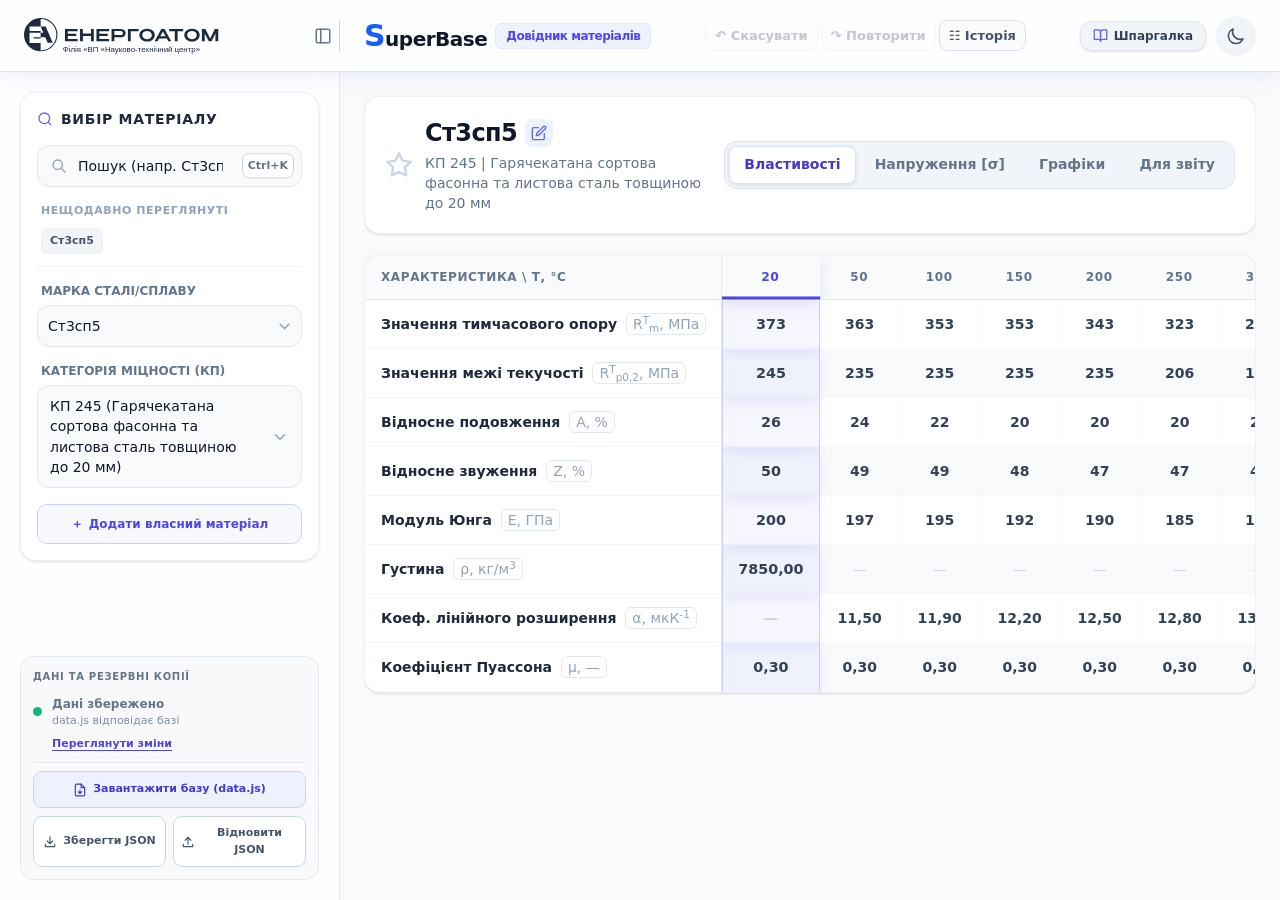
<file: index.html>
<!DOCTYPE html>
<html lang="uk">
<head>
    <meta charset="UTF-8">
    <meta name="viewport" content="width=device-width, initial-scale=1.0">
    <title>SuperBase | Довідник матеріалів</title>
    <link rel="icon" type="image/png" href="favicon.png">
    <link class="apple-touch-icon" rel="apple-touch-icon" href="favicon.png">
    <link rel="manifest" href="manifest.json">
    
    <!-- Скрипт для уникнення білого спалаху (FOUC) при темній темі -->
    <script>
        if (localStorage.theme === 'dark' || (!('theme' in localStorage) && window.matchMedia('(prefers-color-scheme: dark)').matches)) {
            document.documentElement.classList.add('dark');
        } else {
            document.documentElement.classList.remove('dark');
        }
    </script>

    <!-- Системний шрифт: без зовнішніх запитів до Google Fonts -->
    
    <link rel="stylesheet" href="assets/tailwind-local.css">
    <script src="assets/superbase-chart.js"></script>
    
    <!-- Підключаємо зовнішню базу даних (якщо є) -->
    <script src="data.js"></script>


    <link rel="stylesheet" href="styles.css?v=20261110-ui-consistency-1">
</head>
<body class="text-slate-800 dark:text-slate-200 h-screen flex flex-col overflow-hidden antialiased relative">

    <div id="toastContainer" class="fixed bottom-6 right-6 z-[100] flex flex-col gap-3 pointer-events-none"></div>

    <header class="glass-panel brand-glow border-b border-slate-200 dark:border-dark-border z-40 flex items-center shrink-0 transition-colors h-[72px]">
        
        <!-- Ліва частина (логотип) - ширина збігається з боковим меню -->
        <div class="w-auto md:w-[340px] shrink-0 h-full flex items-center md:justify-center relative pl-5 pr-4 md:pl-6 md:pr-0">
            <svg viewBox="0 0 221 39" class="h-8 md:h-9 w-auto" xmlns="http://www.w3.org/2000/svg">
                 <g>
                  <g id="svg_1">
                   <path d="m56.57869,19.46381l-9.1488,0l0,3.3044l10.6736,-0.0542l0,2.4558l-13.7414,0l0,-13.3621l13.7414,0l0.0182,2.4558l-10.6918,0l0,2.7627l9.1488,0l0,2.4376z" fill="currentColor" class="text-slate-800 dark:text-white"/>
                   <path d="m63.77619,16.77341l8.8039,0l0,-4.9657l3.0496,0l0,13.3621l-3.0496,0l0,-5.7782l-8.8039,0l0,5.7782l-3.0678,0l0,-13.3621l3.0678,0l0,4.9657z" fill="currentColor" class="text-slate-800 dark:text-white"/>
                   <path d="m90.71089,19.46381l-9.1489,0l0,3.3044l10.6737,-0.0542l0,2.4558l-13.7414,0l0,-13.3621l13.7414,0l0.0181,2.4558l-10.6918,0l0,2.7627l9.1489,0l0,2.4376z" fill="currentColor" class="text-slate-800 dark:text-white"/>
                   <path d="m104.33399,11.80771c1.126,0 2.118,0.1866 2.977,0.5598c0.872,0.3732 1.543,0.8968 2.015,1.5709c0.484,0.6621 0.726,1.4326 0.726,2.3113l0,0.0722c0,1.4687 -0.441,2.5882 -1.325,3.3586c-0.883,0.7704 -2.178,1.1556 -3.884,1.1556l-6.9346,0l0,4.3337l-3.0678,0l0,-13.3621l9.4934,0zm-0.345,6.6449c0.69,0 1.241,-0.03 1.652,-0.0902c0.424,-0.0723 0.781,-0.2589 1.071,-0.5598c0.291,-0.313 0.436,-0.7945 0.436,-1.4445c0,-0.6862 -0.145,-1.1858 -0.436,-1.4988c-0.29,-0.325 -0.647,-0.5236 -1.071,-0.5958c-0.411,-0.0723 -0.962,-0.1084 -1.652,-0.1084l-0.708,0c-0.314,0 -0.859,0.006 -1.633,0.0181c-0.775,0 -2.0213,0 -3.7396,0l0,4.2794l6.0806,0z" fill="currentColor" class="text-slate-800 dark:text-white"/>
                   <path d="m124.17099,11.80771l0,2.4377l-8.55,0l0,10.9244l-3.067,0l0,-13.3621l11.617,0z" fill="currentColor" class="text-slate-800 dark:text-white"/>
                   <path d="m133.34299,11.51891c1.573,0 2.989,0.301 4.248,0.9029c1.27,0.6019 2.263,1.4385 2.977,2.5099c0.714,1.0713 1.071,2.2751 1.071,3.6113c0,1.3242 -0.357,2.516 -1.071,3.5753c-0.714,1.0592 -1.701,1.8959 -2.959,2.5098c-1.259,0.602 -2.675,0.9029 -4.248,0.9029c-1.525,0 -2.929,-0.3009 -4.211,-0.9029c-1.283,-0.6139 -2.3,-1.4506 -3.05,-2.5098c-0.75,-1.0715 -1.125,-2.2632 -1.125,-3.5753c0,-1.3242 0.375,-2.5219 1.125,-3.5933c0.75,-1.0714 1.761,-1.908 3.032,-2.5099c1.282,-0.6139 2.686,-0.9209 4.211,-0.9209zm0,11.5202c0.883,0 1.718,-0.1745 2.505,-0.5236c0.787,-0.3491 1.422,-0.8607 1.906,-1.5348c0.484,-0.6862 0.726,-1.4987 0.726,-2.4377c0,-0.9269 -0.248,-1.7334 -0.744,-2.4196c-0.484,-0.6862 -1.126,-1.2098 -1.924,-1.5709c-0.787,-0.3612 -1.622,-0.5417 -2.505,-0.5417c-0.944,0 -1.809,0.1805 -2.596,0.5417c-0.775,0.3611 -1.392,0.8787 -1.852,1.5528c-0.46,0.6742 -0.689,1.4747 -0.689,2.4016c0,0.9509 0.236,1.7696 0.707,2.4557c0.484,0.6742 1.12,1.1918 1.906,1.5529c0.787,0.3491 1.64,0.5236 2.56,0.5236z" fill="currentColor" class="text-slate-800 dark:text-white"/>
                   <path d="m159.47299,25.16981l-3.196,0l-1.543,-2.835l-8.477,0l-1.543,2.835l-3.194,0l7.279,-13.3621l3.394,0l7.28,13.3621zm-8.968,-10.6174l-2.904,5.3087l5.79,0l-2.886,-5.3087z" fill="currentColor" class="text-slate-800 dark:text-white"/>
                   <path d="m157.22899,14.35381l0,-2.5461l15.212,0l-15.212,2.5461zm15.212,-2.5461l0,2.6002l-6.027,0l0,10.7619l-3.067,0l0,-10.7619l-6.118,0l0,-2.6002l15.212,0z" fill="currentColor" class="text-slate-800 dark:text-white"/>
                   <path d="m182.01399,11.51891c1.573,0 2.99,0.301 4.248,0.9029c1.271,0.6019 2.263,1.4385 2.977,2.5099c0.714,1.0713 1.07,2.2751 1.07,3.6113c0,1.3242 -0.356,2.516 -1.07,3.5753c-0.714,1.0592 -1.701,1.8959 -2.959,2.5098c-1.259,0.602 -2.674,0.9029 -4.247,0.9029c-1.526,0 -2.929,-0.3009 -4.212,-0.9029c-1.283,-0.6139 -2.299,-1.4506 -3.049,-2.5098c-0.75,-1.0715 -1.126,-2.2632 -1.126,-3.5753c0,-1.3242 0.376,-2.5219 1.126,-3.5933c0.75,-1.0714 1.76,-1.908 3.031,-2.5099c1.283,-0.6139 2.687,-0.9209 4.211,-0.9209zm0,11.5202c0.884,0 1.719,-0.1745 2.505,-0.5236c0.787,-0.3491 1.422,-0.8607 1.906,-1.5348c0.485,-0.6862 0.726,-1.4987 0.726,-2.4377c0,-0.9269 -0.248,-1.7334 -0.745,-2.4196c-0.483,-0.6862 -1.124,-1.2098 -1.923,-1.5709c-0.787,-0.3612 -1.622,-0.5417 -2.505,-0.5417c-0.943,0 -1.81,0.1805 -2.596,0.5417c-0.774,0.3611 -1.392,0.8787 -1.852,1.5528c-0.459,0.6742 -0.689,1.4747 -0.689,2.4016c0,0.9509 0.235,1.7696 0.708,2.4557c0.483,0.6742 1.119,1.1918 1.906,1.5529c0.787,0.3491 1.639,0.5236 2.559,0.5236z" fill="currentColor" class="text-slate-800 dark:text-white"/>
                   <path d="m210.43199,11.80771l0,13.3621l-3.069,0l0,-8.3603l-4.101,8.3603l-3.069,0l-4.392,-8.4867l0,8.4867l-3.067,0l0,-13.3621l3.702,0l5.265,10.2924l5.045,-10.2924l3.686,0z" fill="currentColor" class="text-slate-800 dark:text-white"/>
                   <path d="m18.11239,0.00001c-3.8136,0.00246 -7.5292,1.19954 -10.61802,3.42087c-3.0888,2.22134 -5.3934,5.35373 -6.58574,8.95123c-1.19234,3.5976 -1.21168,7.477 -0.05526,11.0861c1.15641,3.6093 3.42966,6.7641 6.49618,9.0157c3.06654,2.2516 6.77004,3.4852 10.58334,3.5251c3.8135,0.04 7.5422,-1.1157 10.6559,-3.3026c3.1137,-2.1867 5.4535,-5.2933 6.6863,-8.8775c1.2328,-3.584 1.2959,-7.463 0.1802,-11.0848c-1.1379,-3.6864 -3.4369,-6.91297 -6.5587,-9.20519c-3.1219,-2.29223 -6.9019,-3.52916 -10.7842,-3.52891zm-12.14097,9.1734l12.04087,0l2.9901,6.8544l-2.9901,0l0,-1.85l-12.04087,0l0,-5.0044zm12.14097,25.9088l-0.1001,0l0,-8.0908l-12.04087,0l0,-10.9721l12.01787,0l0,4.8027l-7.7258,0l0,1.3668l7.7258,0l0,-1.3668l5.0875,0l2.5754,5.9137l5.4995,0l-7.6829,-17.5879l-5.4565,0l0,-8.1958l0.1001,0c4.5191,0.05792 8.8333,1.88149 12.0083,5.07576c3.1752,3.19434 4.9555,7.50214 4.9555,11.99074c0,4.4886 -1.7803,8.7965 -4.9555,11.9907c-3.175,3.1942 -7.4892,5.0178 -12.0083,5.0758l0,-0.0028z" fill="currentColor" class="text-slate-800 dark:text-white"/>
                  </g>
                  <text xml:space="preserve" text-anchor="start" font-family="Inter, sans-serif" font-weight="500" font-size="8.5" y="37" x="42" stroke-width="0" fill="currentColor" class="text-slate-800 dark:text-white">Філія «ВП «Науково-технічний центр»</text>
                 </g>
            </svg>
            <button type="button" id="btnToggleSidebar" aria-label="Згорнути/розгорнути бічну панель" title="Згорнути/розгорнути бічну панель" class="p-2 rounded-xl text-slate-500 hover:text-slate-800 dark:text-slate-400 dark:hover:text-white hover:bg-slate-100 dark:hover:bg-slate-800 transition-colors ml-auto">
                <svg xmlns="http://www.w3.org/2000/svg" width="18" height="18" viewBox="0 0 24 24" fill="none" stroke="currentColor" stroke-width="2" stroke-linecap="round" stroke-linejoin="round"><rect width="18" height="18" x="3" y="3" rx="2"/><path d="M9 3v18"/></svg>
            </button>
            <!-- Короткий роздільник -->
            <div class="hidden md:block absolute right-0 top-1/2 -translate-y-1/2 w-px h-8 bg-slate-300 dark:bg-slate-600"></div>
        </div>

        <!-- Права частина (заголовок та кнопки) - розтягується на залишок екрана -->
        <div class="flex-1 h-full flex items-center justify-between px-4 md:px-6">
            <h1 class="text-xl font-bold tracking-tight text-slate-900 dark:text-white hidden sm:flex items-center gap-2">
                <span class="flex items-baseline"><span id="easterEggTrigger" class="text-3xl font-black text-blue-600 dark:text-blue-500 cursor-pointer select-none transition-transform active:scale-90">S</span>uperBase</span>
                <span class="text-brand-600 dark:text-brand-400 font-semibold text-xs bg-brand-50 dark:bg-brand-900/30 border border-brand-100 dark:border-brand-800/50 px-2.5 py-1 rounded-md hidden lg:inline">
                    Довідник матеріалів
                </span>
            </h1>

            <div class="sb-history-toolbar" role="group" aria-label="Історія змін SuperBase">
                <button type="button" id="btnUndo" title="Скасувати останню зміну (Ctrl+Z)" aria-label="Скасувати останню зміну" disabled>↶ <span class="sb-history-label">Скасувати</span></button>
                <button type="button" id="btnRedo" title="Повторити скасовану зміну (Ctrl+Y)" aria-label="Повторити зміну" disabled>↷ <span class="sb-history-label">Повторити</span></button>
                <button type="button" id="btnShowHistory" title="Історія змін поточного сеансу" aria-label="Історія змін">☷ <span class="sb-history-label">Історія</span></button>
            </div>
            <div class="flex items-center gap-2.5 ml-auto">
                <a href="шпаргалка/index.html" class="flex items-center gap-1.5 px-3 py-1.5 text-xs font-semibold text-slate-700 dark:text-slate-200 bg-slate-100 hover:bg-slate-200 dark:bg-slate-800 dark:hover:bg-slate-700 rounded-xl transition-all border border-slate-200 dark:border-slate-700 shadow-sm" title="Шпаргалка ANSYS / ПНАЕ">
                    <svg xmlns="http://www.w3.org/2000/svg" width="15" height="15" viewBox="0 0 24 24" fill="none" stroke="currentColor" stroke-width="2" stroke-linecap="round" stroke-linejoin="round" class="text-indigo-500"><path d="M2 3h6a4 4 0 0 1 4 4v14a3 3 0 0 0-3-3H2z"></path><path d="M22 3h-6a4 4 0 0 0-4 4v14a3 3 0 0 1 3-3h7z"></path></svg>
                    <span>Шпаргалка</span>
                </a>
                <button id="themeToggle" aria-label="Перемикач теми" title="Перемикач теми" class="p-2.5 rounded-full bg-slate-100 hover:bg-slate-200 dark:bg-slate-800 dark:hover:bg-slate-700 text-slate-600 dark:text-slate-300 transition-colors">
                    <svg id="icon-sun" class="w-5 h-5 hidden dark:block" fill="none" stroke="currentColor" viewBox="0 0 24 24"><path stroke-linecap="round" stroke-linejoin="round" stroke-width="2" d="M12 3v1m0 16v1m9-9h-1M4 12H3m15.364 6.364l-.707-.707M6.343 6.343l-.707-.707m12.728 0l-.707.707M6.343 17.657l-.707.707M16 12a4 4 0 11-8 0 4 4 0 018 0z"></path></svg>
                    <svg id="icon-moon" class="w-5 h-5 block dark:hidden" fill="none" stroke="currentColor" viewBox="0 0 24 24"><path stroke-linecap="round" stroke-linejoin="round" stroke-width="2" d="M20.354 15.354A9 9 0 018.646 3.646 9.003 9.003 0 0012 21a9.003 9.003 0 008.354-5.646z"></path></svg>
                </button>
            </div>
        </div>
    </header>

    <div class="flex flex-1 overflow-hidden flex-col md:flex-row">
        
        <!-- Ліва панель -->
        <aside id="mainSidebar" class="w-full md:w-[340px] glass-panel border-r border-slate-200 dark:border-dark-border flex flex-col shrink-0 overflow-hidden z-20">
            <div class="p-5 flex flex-col gap-6 overflow-y-auto h-full">
                
                <div class="bg-white dark:bg-slate-800 p-4 rounded-2xl shadow-sm border border-slate-200/60 dark:border-slate-700/60">
                    <h2 class="text-sm font-bold text-slate-800 dark:text-slate-100 uppercase tracking-wider mb-4 flex items-center gap-2">
                        <svg xmlns="http://www.w3.org/2000/svg" width="16" height="16" viewBox="0 0 24 24" fill="none" stroke="currentColor" stroke-width="2" class="text-brand-500"><circle cx="11" cy="11" r="8"/><line x1="21" y1="21" x2="16.65" y2="16.65"/></svg>
                        Вибір матеріалу
                    </h2>
                    
                    <div class="space-y-4">
                        <div>
                            <div class="relative">
                                <div class="absolute inset-y-0 left-0 flex items-center pl-3.5 pointer-events-none">
                                    <svg class="w-4 h-4 text-slate-400" fill="none" viewBox="0 0 24 24" stroke="currentColor" stroke-width="2"><path stroke-linecap="round" stroke-linejoin="round" d="M21 21l-6-6m2-5a7 7 0 11-14 0 7 7 0 0114 0z"/></svg>
                                </div>
                                <input type="text" id="searchInput" class="bg-slate-50 dark:bg-slate-900 border border-slate-200 dark:border-slate-700 text-slate-900 dark:text-slate-100 text-sm rounded-xl focus:ring-4 focus:ring-brand-500/10 focus:border-brand-500 block w-full pl-10 pr-20 p-2.5 outline-none transition-all" placeholder="Пошук (напр. Ст3сп5)..." title="Швидкий пошук: Ctrl + K">
                                <button type="button" id="btnOpenQuickSearch" class="sb-open-quick-search" aria-label="Відкрити швидкий пошук, Ctrl+K" title="Відкрити швидкий пошук (Ctrl+K)"><kbd>Ctrl+K</kbd></button>
                            </div>
                        </div>

                        <!-- Нещодавно переглянуті матеріали -->
                        <div id="recentMaterialsWrapper" class="hidden border-b border-slate-100 dark:border-slate-700/60 pb-3">
                            <label class="block text-[11px] font-bold text-slate-400 dark:text-slate-500 mb-2 ml-1 uppercase tracking-wider">Нещодавно переглянуті</label>
                            <div id="recentMaterialsList" class="flex flex-wrap gap-1.5 ml-1"></div>
                        </div>

                        <div>
                            <label for="materialSelect" class="block text-xs font-semibold text-slate-500 dark:text-slate-400 mb-1.5 ml-1">МАРКА СТАЛІ/СПЛАВУ</label>
                            <select id="materialSelect" class="w-full bg-slate-50 dark:bg-slate-900 border border-slate-200 dark:border-slate-700 text-slate-900 dark:text-slate-100 font-medium text-sm rounded-xl focus:ring-4 focus:ring-brand-500/10 focus:border-brand-500 block p-2.5 outline-none transition-all cursor-pointer appearance-none" style="background-image: url('data:image/svg+xml;charset=US-ASCII,%3Csvg%20xmlns%3D%22http%3A%2F%2Fwww.w3.org%2F2000%2Fsvg%22%20width%3D%2224%22%20height%3D%2224%22%20viewBox%3D%220%200%2024%2024%22%20fill%3D%22none%22%20stroke%3D%22%2394a3b8%22%20stroke-width%3D%222%22%20stroke-linecap%3D%22round%22%20stroke-linejoin%3D%22round%22%3E%3Cpolyline%20points%3D%226%209%2012%2015%2018%209%22%3E%3C%2Fpolyline%3E%3C%2Fsvg%3E'); background-repeat: no-repeat; background-position: right 0.5rem center; background-size: 1.2em;"></select>
                        </div>

                        <div>
                            <label for="kpSelect" class="block text-xs font-semibold text-slate-500 dark:text-slate-400 mb-1.5 ml-1">КАТЕГОРІЯ МІЦНОСТІ (КП)</label>
                            <select id="kpSelect" class="w-full bg-slate-50 dark:bg-slate-900 border border-slate-200 dark:border-slate-700 text-slate-900 dark:text-slate-100 font-medium text-sm rounded-xl focus:ring-4 focus:ring-brand-500/10 focus:border-brand-500 block p-2.5 outline-none transition-all cursor-pointer appearance-none" style="background-image: url('data:image/svg+xml;charset=US-ASCII,%3Csvg%20xmlns%3D%22http%3A%2F%2Fwww.w3.org%2F2000%2Fsvg%22%20width%3D%2224%22%20height%3D%2224%22%20viewBox%3D%220%200%2024%2024%22%20fill%3D%22none%22%20stroke%3D%22%2394a3b8%22%20stroke-width%3D%222%22%20stroke-linecap%3D%22round%22%20stroke-linejoin%3D%22round%22%3E%3Cpolyline%20points%3D%226%209%2012%2015%2018%209%22%3E%3C%2Fpolyline%3E%3C%2Fsvg%3E'); background-repeat: no-repeat; background-position: right 0.5rem center; background-size: 1.2em;"></select>
                        </div>
                        
                        <div id="reportActions" class="hidden pt-4 border-t border-slate-100 dark:border-slate-700">
                            <div class="mb-4">
                                <label class="block text-xs font-bold text-slate-500 dark:text-slate-400 uppercase tracking-wider mb-2 ml-1">Найменування елемента</label>
                                
                                <!-- Gasket Element Checkboxes -->
                                <div id="reportActionsGaskets" class="flex flex-col gap-2.5 ml-1">
                                    <label class="flex items-center gap-3 cursor-pointer group">
                                        <input type="checkbox" value="Фланець" class="report-element-cb w-4 h-4 text-indigo-600 bg-slate-100 border-slate-300 rounded focus:ring-indigo-500 dark:focus:ring-indigo-600 dark:ring-offset-slate-900 focus:ring-2 dark:bg-slate-700 dark:border-slate-600 cursor-pointer transition-colors" checked>
                                        <span class="text-sm font-medium text-slate-700 dark:text-slate-300 group-hover:text-slate-900 dark:group-hover:text-slate-100 transition-colors">Фланець</span>
                                    </label>
                                    <label class="flex items-center gap-3 cursor-pointer group">
                                        <input type="checkbox" value="Шпильки" class="report-element-cb w-4 h-4 text-indigo-600 bg-slate-100 border-slate-300 rounded focus:ring-indigo-500 dark:focus:ring-indigo-600 dark:ring-offset-slate-900 focus:ring-2 dark:bg-slate-700 dark:border-slate-600 cursor-pointer transition-colors" checked>
                                        <span class="text-sm font-medium text-slate-700 dark:text-slate-300 group-hover:text-slate-900 dark:group-hover:text-slate-100 transition-colors">Шпильки</span>
                                    </label>
                                    <label class="flex items-center gap-3 cursor-pointer group">
                                        <input type="checkbox" value="Різьба" class="report-element-cb w-4 h-4 text-indigo-600 bg-slate-100 border-slate-300 rounded focus:ring-indigo-500 dark:focus:ring-indigo-600 dark:ring-offset-slate-900 focus:ring-2 dark:bg-slate-700 dark:border-slate-600 cursor-pointer transition-colors" checked>
                                        <span class="text-sm font-medium text-slate-700 dark:text-slate-300 group-hover:text-slate-900 dark:group-hover:text-slate-100 transition-colors">Різьба</span>
                                    </label>
                                </div>

                                <!-- Equipment Element Checkboxes -->
                                <div id="reportActionsEquipment" class="hidden flex flex-col gap-2.5 ml-1">
                                    <label class="flex items-center gap-3 cursor-pointer group">
                                        <input type="checkbox" value="Всі деталі (крім шпильок)" class="report-element-equip-cb w-4 h-4 text-indigo-600 bg-slate-100 border-slate-300 rounded focus:ring-indigo-500 dark:focus:ring-indigo-600 dark:ring-offset-slate-900 focus:ring-2 dark:bg-slate-700 dark:border-slate-600 cursor-pointer transition-colors" checked>
                                        <span class="text-sm font-medium text-slate-700 dark:text-slate-300 group-hover:text-slate-900 dark:group-hover:text-slate-100 transition-colors">Всі деталі (крім шпильок)</span>
                                    </label>
                                    <label class="flex items-center gap-3 cursor-pointer group">
                                        <input type="checkbox" value="Зварювальні та наплавні матеріали" class="report-element-equip-cb w-4 h-4 text-indigo-600 bg-slate-100 border-slate-300 rounded focus:ring-indigo-500 dark:focus:ring-indigo-600 dark:ring-offset-slate-900 focus:ring-2 dark:bg-slate-700 dark:border-slate-600 cursor-pointer transition-colors" checked>
                                        <span class="text-sm font-medium text-slate-700 dark:text-slate-300 group-hover:text-slate-900 dark:group-hover:text-slate-100 transition-colors">Зварювальні та наплавні матеріали</span>
                                    </label>
                                    <label class="flex items-center gap-3 cursor-pointer group">
                                        <input type="checkbox" value="Шпильки" class="report-element-equip-cb w-4 h-4 text-indigo-600 bg-slate-100 border-slate-300 rounded focus:ring-indigo-500 dark:focus:ring-indigo-600 dark:ring-offset-slate-900 focus:ring-2 dark:bg-slate-700 dark:border-slate-600 cursor-pointer transition-colors" checked>
                                        <span class="text-sm font-medium text-slate-700 dark:text-slate-300 group-hover:text-slate-900 dark:group-hover:text-slate-100 transition-colors">Шпильки</span>
                                    </label>
                                    <label class="flex items-center gap-3 cursor-pointer group">
                                        <input type="checkbox" value="Опора" class="report-element-equip-cb w-4 h-4 text-indigo-600 bg-slate-100 border-slate-300 rounded focus:ring-indigo-500 dark:focus:ring-indigo-600 dark:ring-offset-slate-900 focus:ring-2 dark:bg-slate-700 dark:border-slate-600 cursor-pointer transition-colors" checked>
                                        <span class="text-sm font-medium text-slate-700 dark:text-slate-300 group-hover:text-slate-900 dark:group-hover:text-slate-100 transition-colors">Опора</span>
                                    </label>
                                </div>
                            </div>
                            <button type="button" id="btnAddToReport" class="w-full bg-indigo-600 hover:bg-indigo-700 text-white text-sm font-semibold py-2.5 px-4 rounded-xl transition-all shadow-sm flex items-center justify-center gap-2 active:scale-95">
                                <svg xmlns="http://www.w3.org/2000/svg" width="18" height="18" viewBox="0 0 24 24" fill="none" stroke="currentColor" stroke-width="2.5" stroke-linecap="round" stroke-linejoin="round"><line x1="12" y1="5" x2="12" y2="19"></line><line x1="5" y1="12" x2="19" y2="12"></line></svg>
                                Додати в список
                            </button>
                        </div>
                    </div>
                    <button type="button" id="btnOpenAddMat" class="sb-add-material" aria-label="Додати власний матеріал">
                        <span aria-hidden="true">＋</span> Додати власний матеріал
                    </button>
                </div>

                <!-- Secondary data tools: one visual group, kept below material selection -->
                <section id="defaultSidebarActions" class="sb-sidebar-utilities mt-auto" aria-labelledby="sidebarDataToolsTitle">
                    <h3 id="sidebarDataToolsTitle" class="sb-sidebar-utilities-title">Дані та резервні копії</h3>
                    <div class="sb-data-status-group">
                        <div id="dataSaveStatus" class="sb-save-status" role="status" aria-live="polite" title="Матеріали й списки звітів зберігаються в браузері. Для перенесення бази замініть data.js експортованим файлом.">
                            <span id="dataSaveStatusDot" class="sb-save-dot" aria-hidden="true"></span>
                            <div class="min-w-0"><div id="dataSaveStatusLabel" class="sb-save-title">Стан даних</div><div id="dataSaveStatusInfo" class="sb-save-info">Перевірка…</div></div>
                        </div>
                        <button type="button" id="btnSyncDetails" class="sb-sync-details" title="Перевірити зміни між браузером і data.js">Переглянути зміни</button>
                    </div>
                    <button type="button" id="btnExportJS" class="sb-sidebar-action sb-sidebar-action--primary" title="Завантажити базу матеріалів у файл data.js (встановлюється вручну)">
                        <svg aria-hidden="true" viewBox="0 0 24 24" fill="none" stroke="currentColor" stroke-width="2" stroke-linecap="round" stroke-linejoin="round"><path d="M14 2H6a2 2 0 0 0-2 2v16a2 2 0 0 0 2 2h12a2 2 0 0 0 2-2V8z"/><polyline points="14 2 14 8 20 8"/><path d="M12 12v6m-3-3 3 3 3-3"/></svg>
                        Завантажити базу (data.js)
                    </button>
                    <div class="sb-sidebar-action-row" role="group" aria-label="Резервна копія у форматі JSON">
                        <button type="button" id="btnExportBackupJSON" class="sb-sidebar-action" title="Зберегти повний стан: матеріали, звіти й налаштування у JSON-файл">
                            <svg aria-hidden="true" viewBox="0 0 24 24" fill="none" stroke="currentColor" stroke-width="2" stroke-linecap="round"><path d="M12 3v12m-5-5 5 5 5-5"/><path d="M4 16v4h16v-4"/></svg>
                            Зберегти JSON
                        </button>
                        <button type="button" id="btnImportBackupJSON" class="sb-sidebar-action" title="Відновити матеріали, звіти й налаштування з резервної копії JSON">
                            <svg aria-hidden="true" viewBox="0 0 24 24" fill="none" stroke="currentColor" stroke-width="2" stroke-linecap="round"><path d="M12 16V4m-5 5 5-5 5 5"/><path d="M4 16v4h16v-4"/></svg>
                            Відновити JSON
                        </button>
                    </div>
                    <input type="file" id="importBackupFileInput" accept=".json,application/json" class="hidden">
                </section>

                <div id="reportSidebarActions" class="hidden mt-auto flex-col gap-3">
                    <div class="flex items-stretch gap-2 min-w-0">
                    <button type="button" id="btnToggleReportList" class="flex-1 min-w-0 bg-white dark:bg-slate-800 hover:bg-slate-50 dark:hover:bg-slate-700 border border-slate-200 dark:border-slate-600 text-slate-800 dark:text-slate-200 text-sm font-bold py-3 px-3 rounded-xl transition-all flex items-center justify-between shadow-sm">
                        <span class="flex items-center gap-2">
                            <svg xmlns="http://www.w3.org/2000/svg" width="18" height="18" viewBox="0 0 24 24" fill="none" stroke="currentColor" stroke-width="2.5" stroke-linecap="round" stroke-linejoin="round" class="text-indigo-500"><line x1="8" y1="6" x2="21" y2="6"></line><line x1="8" y1="12" x2="21" y2="12"></line><line x1="8" y1="18" x2="21" y2="18"></line><line x1="3" y1="6" x2="3.01" y2="6"></line><line x1="3" y1="12" x2="3.01" y2="12"></line><line x1="3" y1="18" x2="3.01" y2="18"></line></svg>
                            <span id="reportListToggleText">Показати список (0)</span>
                        </span>
                        <svg id="reportListToggleIcon" class="w-5 h-5 text-slate-400 transition-transform duration-200" fill="none" stroke="currentColor" viewBox="0 0 24 24"><path stroke-linecap="round" stroke-linejoin="round" stroke-width="2" d="M19 9l-7 7-7-7"></path></svg>
                    </button>
                    <button type="button" id="btnSortReportList" title="Сортувати матеріали за алфавітом (А–Я)" aria-label="Сортувати список за алфавітом А–Я" class="report-list-sort-button" style="flex-basis:65px;min-width:65px" >А–Я</button>
                    </div>
                    
                    <div id="sidebarReportListWrapper" class="accordion-wrapper">
                        <div id="sidebarReportListInner" class="accordion-inner flex flex-col gap-2 pb-2" tabindex="0" role="region" aria-label="Список матеріалів для звіту">
                        </div>
                    </div>
                </div>

            </div>
        </aside>

        <div id="sidebarResizeHandle" role="separator" aria-label="Змінити ширину бічної панелі" aria-orientation="vertical" tabindex="0" title="Перетягніть для зміни ширини. Подвійний клік — стандартна ширина."></div>

        <!-- Права панель -->
        <main class="flex-1 p-4 md:p-6 overflow-hidden relative">
            
            <div id="empty-state" class="hidden h-full flex-col items-center justify-center text-center p-8 modal-animate">
                <div class="relative flex items-center justify-center mb-6">
                    <!-- Ambient pulsing glow -->
                    <div class="absolute w-32 h-32 bg-indigo-500/10 dark:bg-indigo-500/20 rounded-full blur-2xl"></div>
                    <!-- Isometric 3D SVG Composition -->
                    <svg width="130" height="130" viewBox="0 0 120 120" fill="none" xmlns="http://www.w3.org/2000/svg" class="relative z-10">
                         <!-- Base shadow shadow-glow -->
                         <ellipse cx="60" cy="100" rx="30" ry="8" fill="rgba(0, 0, 0, 0.08)" />
                         
                         <!-- Grid backdrop -->
                         <path d="M60 15 L95 38 L60 61 L25 38 Z" fill="url(#gridGrad)" opacity="0.6"/>
                         
                         <!-- Stack layers -->
                         <!-- Bottom stack layer -->
                         <path d="M30 70 L60 88 L90 70 L60 52 Z" fill="url(#bottomGrad)" />
                         <path d="M30 70 L30 78 L60 96 L60 88 Z" fill="#312e81" />
                         <path d="M60 88 L60 96 L90 78 L90 70 Z" fill="#3730a3" />
                         
                         <!-- Top stack layer -->
                         <path d="M30 55 L60 73 L90 55 L60 37 Z" fill="url(#topGrad)" filter="drop-shadow(0px 8px 20px rgba(99, 102, 241, 0.25))" />
                         <path d="M30 55 L30 63 L60 81 L60 73 Z" fill="#4338ca" />
                         <path d="M60 73 L60 81 L90 63 L90 55 Z" fill="#4f46e5" />
                         
                         <!-- Mini database pillars -->
                         <path d="M42 42 L52 48 L62 42 L52 36 Z" fill="#60a5fa" />
                         <path d="M42 42 L42 47 L52 53 L52 48 Z" fill="#2563eb" />
                         <path d="M52 48 L52 53 L62 47 L62 42 Z" fill="#3b82f6" />
                         
                         <!-- Floating bubbles/particles -->
                         <circle cx="28" cy="30" r="4.5" fill="#818cf8" opacity="0.8" />
                         <circle cx="92" cy="42" r="6" fill="#34d399" opacity="0.8" />
                         <circle cx="60" cy="22" r="3.5" fill="#fb7185" opacity="0.8" />
                         
                         <defs>
                             <linearGradient id="gridGrad" x1="25" y1="38" x2="95" y2="38" gradientUnits="userSpaceOnUse">
                                 <stop stop-color="#818cf8" stop-opacity="0.1"/>
                                 <stop offset="1" stop-color="#c084fc" stop-opacity="0.1"/>
                             </linearGradient>
                             <linearGradient id="topGrad" x1="30" y1="55" x2="90" y2="55" gradientUnits="userSpaceOnUse">
                                 <stop stop-color="#6366f1"/>
                                 <stop offset="1" stop-color="#a855f7"/>
                             </linearGradient>
                             <linearGradient id="bottomGrad" x1="30" y1="70" x2="90" y2="70" gradientUnits="userSpaceOnUse">
                                 <stop stop-color="#4f46e5"/>
                                 <stop offset="1" stop-color="#8b5cf6"/>
                             </linearGradient>
                         </defs>
                    </svg>
                </div>
                <h2 class="text-xl font-bold text-slate-800 dark:text-slate-200 mb-2">Немає даних для відображення</h2>
                <p class="text-slate-500 dark:text-slate-400 max-w-sm mx-auto">Оберіть матеріал зі списку ліворуч або додайте новий матеріал власноруч.</p>
            </div>

            <div id="app-content" class="w-full max-w-[1400px] mx-auto flex flex-col h-full overflow-hidden">
                
                <div class="mb-5 shrink-0 bg-white dark:bg-slate-800 p-5 rounded-2xl shadow-sm border border-slate-200/60 dark:border-slate-700/60 flex flex-col xl:flex-row items-start xl:items-center justify-between gap-4">
                    
                    <div class="flex-1 w-full xl:w-auto">
                        <div id="headerMaterialInfo" class="flex items-center gap-3">
                            <button id="btnFavorite" aria-label="Додати до вибраного" title="Додати до вибраного" class="text-slate-300 hover:text-amber-400 transition-colors">
                                <svg xmlns="http://www.w3.org/2000/svg" width="28" height="28" viewBox="0 0 24 24" fill="none" stroke="currentColor" stroke-width="2" stroke-linecap="round" stroke-linejoin="round"><polygon points="12 2 15.09 8.26 22 9.27 17 14.14 18.18 21.02 12 17.77 5.82 21.02 7 14.14 2 9.27 8.91 8.26 12 2"></polygon></svg>
                            </button>
                            <div>
                                <div class="flex items-center gap-2">
                                    <h2 class="text-2xl font-bold text-slate-900 dark:text-white tracking-tight" id="mTitle">Характеристики матеріалу</h2>
                                    <button id="btnEditMat" aria-label="Редагувати матеріал" title="Редагувати матеріал" class="text-brand-500 hover:text-brand-700 bg-brand-50 dark:bg-brand-900/30 p-1.5 rounded-lg transition-colors">
                                        <svg xmlns="http://www.w3.org/2000/svg" width="16" height="16" viewBox="0 0 24 24" fill="none" stroke="currentColor" stroke-width="2" stroke-linecap="round" stroke-linejoin="round"><path d="M11 4H4a2 2 0 0 0-2 2v14a2 2 0 0 0 2 2h14a2 2 0 0 0 2-2v-7"></path><path d="M18.5 2.5a2.121 2.121 0 0 1 3 3L12 15l-4 1 1-4 9.5-9.5z"></path></svg>
                                    </button>
                                </div>
                                <p class="text-slate-500 dark:text-slate-400 text-sm mt-1 font-medium" id="mSubtitle">Оберіть матеріал зліва</p>
                            </div>
                        </div>

                        <div id="headerReportInfo" class="hidden items-center gap-3">
                            <div class="text-indigo-500 bg-indigo-50 dark:bg-indigo-900/30 p-2.5 rounded-xl">
                                <svg xmlns="http://www.w3.org/2000/svg" width="24" height="24" viewBox="0 0 24 24" fill="none" stroke="currentColor" stroke-width="2" stroke-linecap="round" stroke-linejoin="round"><path d="M14 2H6a2 2 0 0 0-2 2v16a2 2 0 0 0 2 2h12a2 2 0 0 0 2-2V8z"></path><polyline points="14 2 14 8 20 8"></polyline><line x1="16" y1="13" x2="8" y2="13"></line><line x1="16" y1="17" x2="8" y2="17"></line><polyline points="10 9 9 9 8 9"></polyline></svg>
                            </div>
                            <div>
                                <h2 class="text-2xl font-bold text-slate-900 dark:text-white tracking-tight">Зведений звіт</h2>
                                <p class="text-slate-500 dark:text-slate-400 text-sm mt-1 font-medium">Порівняльна таблиця механічних характеристик та допустимих напружень</p>
                            </div>
                        </div>
                    </div>
                    
                    <div id="mainTabSegmented" class="sb-segmented sb-segmented--primary" role="tablist" aria-label="Розділи довідника">
                        <button type="button" id="tab-btn-table" role="tab" aria-controls="view-table" aria-selected="true" tabindex="0" onclick="switchTab('table')" class="sb-segmented__option is-active">Властивості</button>
                        <button type="button" id="tab-btn-calc" role="tab" aria-controls="view-calc" aria-selected="false" tabindex="-1" onclick="switchTab('calc')" class="sb-segmented__option">Напруження [&sigma;]</button>
                        <button type="button" id="tab-btn-chart" role="tab" aria-controls="view-chart" aria-selected="false" tabindex="-1" onclick="switchTab('chart')" class="sb-segmented__option">Графіки</button>
                        <button type="button" id="tab-btn-report" role="tab" aria-controls="view-report" aria-selected="false" tabindex="-1" onclick="switchTab('report')" class="sb-segmented__option">Для звіту</button>
                    </div>
                </div>

                <!-- Вкладки (1, 2, 3, 4) -->
                <div id="view-table" class="tab-pane tab-active bg-white dark:bg-slate-800 rounded-2xl shadow-sm border border-slate-200/60 dark:border-slate-700 overflow-hidden flex flex-col self-start max-h-full w-full min-h-0">
                    <div class="table-container overflow-auto w-full relative">
                        <table class="w-full text-sm text-left whitespace-nowrap border-separate border-spacing-0">
                            <thead class="text-xs text-slate-500 dark:text-slate-400 uppercase tracking-wider">
                                <tr id="tableHeader"></tr>
                            </thead>
                            <tbody id="tableBody"></tbody>
                        </table>
                    </div>
                </div>

                <div id="view-calc" class="tab-pane hidden flex-1 overflow-y-auto space-y-5 pb-6">
                    <div class="bg-white dark:bg-slate-800 p-5 rounded-2xl shadow-sm border border-slate-200/60 dark:border-slate-700 flex flex-col xl:flex-row xl:items-end xl:justify-between gap-5">
                        <div class="grid grid-cols-1 md:grid-cols-3 gap-4 w-full xl:flex-1 xl:max-w-3xl">
                            <div class="min-w-0 flex flex-col gap-2">
                                <label class="flex items-center gap-1 text-[11px] font-bold text-slate-500 dark:text-slate-400 uppercase tracking-wider ml-1 tooltip-trigger cursor-help" data-tooltip="Властивості сталі визначаються за ступінчастим консервативним підходом: обирається найближча більша дискретна температура стандарту (стовпець підсвічується в таблиці властивостей).">
                                    <span>Темп. (Робоча), °C</span>
                                    
                                </label>
                                <div class="relative">
                                    <input type="number" id="calcTemp" value="20" min="20" max="600" class="w-full bg-brand-50 dark:bg-slate-900 border border-brand-200 dark:border-slate-700 text-brand-700 dark:text-brand-400 rounded-xl focus:ring-4 focus:ring-brand-500/20 focus:border-brand-500 block p-3 text-center outline-none font-bold text-xl shadow-sm transition-all">
                                </div>
                                <input type="range" id="calcTempSlider" min="20" max="600" value="20" step="5" class="sb-temp-range" aria-label="Робоча температура, °C">
                            </div>
                            <div class="min-w-0 flex flex-col gap-2">
                                <label class="flex items-center gap-1 text-[11px] font-bold text-slate-500 dark:text-slate-400 uppercase tracking-wider ml-1 tooltip-trigger cursor-help" data-tooltip="Властивості для гідравлічних випробувань беруться консервативно до найближчої більшої температури стандарту.">
                                    <span>Темп. (ГВ), °C</span>
                                    
                                </label>
                                <div class="relative">
                                    <input type="number" id="calcTempGv" value="20" min="20" max="600" class="w-full bg-indigo-50 dark:bg-slate-900 border border-indigo-200 dark:border-slate-700 text-indigo-700 dark:text-indigo-400 rounded-xl focus:ring-4 focus:ring-indigo-500/20 focus:border-indigo-500 block p-3 text-center outline-none font-bold text-xl shadow-sm transition-all">
                                </div>
                                <input type="range" id="calcTempGvSlider" min="20" max="600" value="20" step="5" class="sb-temp-range" aria-label="Температура ГВ, °C">
                            </div>
                            <div class="min-w-0 flex flex-col gap-2 sb-seismic-field">
                                <label class="block text-[11px] font-bold text-slate-500 dark:text-slate-400 uppercase tracking-wider ml-1">Сейсмостійкість</label>
                                <select id="calcSeismic" class="sr-only" aria-label="Категорія сейсмостійкості">
                                    <option value="1">I категорія</option>
                                    <option value="2">II категорія</option>
                                </select>
                                <div id="calcSeismicSegmented" class="sb-segmented sb-segmented--seismic" role="group" aria-label="Категорія сейсмостійкості">
                                    <button type="button" class="sb-segmented__option is-active" data-value="1" aria-pressed="true">I категорія</button>
                                    <button type="button" class="sb-segmented__option" data-value="2" aria-pressed="false">II категорія</button>
                                </div>
                            </div>
                        </div>
                        
                        <div class="flex flex-col sm:flex-row gap-3 w-full xl:w-auto xl:shrink-0">
                            <label class="flex items-center justify-between sm:justify-center cursor-pointer bg-slate-50 dark:bg-slate-900 hover:bg-slate-100 dark:hover:bg-slate-800 text-slate-700 dark:text-slate-300 font-medium py-3 px-4 rounded-xl transition-colors border border-slate-200 dark:border-slate-700 shadow-sm w-full sm:w-auto gap-4">
                                <span class="text-sm shrink-0">Показати формули</span>
                                <div class="relative inline-flex items-center">
                                    <input type="checkbox" id="devModeToggle" class="sr-only peer">
                                    <div class="w-11 h-6 bg-slate-200 dark:bg-slate-700 peer-focus:outline-none rounded-full peer peer-checked:after:translate-x-full peer-checked:after:border-white after:content-[''] after:absolute after:top-[2px] after:left-[2px] after:bg-white after:border-slate-300 after:border after:rounded-full after:h-5 after:w-5 after:transition-all peer-checked:bg-brand-500 shadow-inner"></div>
                                </div>
                            </label>
                            <button type="button" id="btnToggleCoef" class="w-full sm:w-auto flex items-center justify-center gap-2 bg-slate-800 dark:bg-slate-700 hover:bg-slate-700 dark:hover:bg-slate-600 text-white font-semibold py-3 px-5 rounded-xl transition-all shadow-sm active:scale-95">
                                <svg xmlns="http://www.w3.org/2000/svg" width="18" height="18" viewBox="0 0 24 24" fill="none" stroke="currentColor" stroke-width="2" stroke-linecap="round" stroke-linejoin="round"><path d="M12.22 2h-.44a2 2 0 0 0-2 2v.18a2 2 0 0 1-1 1.73l-.43.25a2 2 0 0 1-2 0l-.15-.08a2 2 0 0 0-2.73.73l-.22.38a2 2 0 0 0 .73 2.73l.15.1a2 2 0 0 1 1 1.72v.51a2 2 0 0 1-1 1.74l-.15.09a2 2 0 0 0-.73 2.73l.22.38a2 2 0 0 0 2.73.73l.15-.08a2 2 0 0 1 2 0l.43.25a2 2 0 0 1 1 1.73V20a2 2 0 0 0 2 2h.44a2 2 0 0 0 2-2v-.18a2 2 0 0 1 1-1.73l.43-.25a2 2 0 0 1 2 0l.15.08a2 2 0 0 0 2.73-.73l.22-.39a2 2 0 0 0-.73-2.73l-.15-.08a2 2 0 0 1-1-1.74v-.5a2 2 0 0 1 1-1.74l.15-.09a2 2 0 0 0 .73-2.73l-.22-.38a2 2 0 0 0-2.73-.73l-.15.08a2 2 0 0 1-2 0l-.43-.25a2 2 0 0 1-1-1.73V4a2 2 0 0 0-2-2z"/><circle cx="12" cy="12" r="3"/></svg>
                                Коефіцієнти
                            </button>
                        </div>
                    </div>

                    <div id="devModeInfo" class="hidden bg-slate-900 text-slate-300 p-5 rounded-2xl text-sm font-mono shadow-lg overflow-x-auto relative overflow-hidden">
                        <div class="absolute inset-0 bg-[radial-gradient(#334155_1px,transparent_1px)] [background-size:16px_16px] opacity-20"></div>
                        <h4 class="text-brand-400 font-bold mb-4 uppercase text-xs tracking-wider border-b border-slate-700/50 pb-2 relative z-10">Проміжний розрахунок (Dev Mode)</h4>
                        <div class="grid grid-cols-1 md:grid-cols-3 gap-6 relative z-10">
                            <div id="devInfoSigma" class="bg-slate-800/80 p-3 rounded-lg border border-slate-700 leading-relaxed"></div>
                            <div id="devInfoSigmaW" class="bg-slate-800/80 p-3 rounded-lg border border-slate-700 leading-relaxed"></div>
                            <div id="devInfoRy" class="bg-slate-800/80 p-3 rounded-lg border border-slate-700 leading-relaxed"></div>
                        </div>
                    </div>

                    <div class="grid grid-cols-1 gap-5">
                        <!-- Calculation Safety Audit Panel -->
                        <div id="calcAuditPanel" class="hidden bg-emerald-50/50 dark:bg-emerald-950/20 text-emerald-800 dark:text-emerald-300 p-4 rounded-2xl text-xs font-semibold shadow-sm border border-emerald-200/50 dark:border-emerald-900/30 flex flex-col sm:flex-row items-start sm:items-center justify-between gap-4 transition-all duration-300 mb-5 relative overflow-hidden">
                            <div class="flex items-center gap-3">
                                <span class="flex h-3 w-3 relative shrink-0">
                                    <span class="hidden" id="auditPing"></span>
                                    <span class="relative inline-flex rounded-full h-3 w-3 bg-emerald-500" id="auditStatusDot"></span>
                                </span>
                                <div class="leading-tight">
                                    <div class="font-bold text-sm uppercase tracking-wider mb-0.5" id="auditStatusTitle">Параметри розрахунку: Норма</div>
                                    <div class="text-[11px] text-slate-500 dark:text-slate-400 font-medium" id="auditStatusDesc">Використано нормативні коефіцієнти ПНАЕ Г-7-002-86.</div>
                                </div>
                            </div>
                            <div class="hidden text-left sm:text-right text-[11px] font-bold space-y-0.5 max-w-full sm:max-w-[50%] text-slate-600 dark:text-slate-400" id="auditWarningList"></div>
                        </div>

                        <!-- Деталі -->
                        <div class="fluent-card hover-zoom-card rounded-2xl border overflow-hidden">
                            <div class="p-4 border-b border-slate-100 dark:border-slate-700 bg-slate-50/50 dark:bg-slate-800/50 flex items-center gap-3">
                                <div class="w-2 h-6 bg-blue-500 rounded-full"></div>
                                <h3 class="text-sm font-bold text-slate-800 dark:text-slate-200 uppercase tracking-wider">Всі деталі (крім шпильок)</h3>
                            </div>
                            <div class="table-container overflow-x-auto w-full relative">
                                <table class="w-full text-sm text-center border-separate border-spacing-0">
                                    <thead class="bg-slate-50 dark:bg-slate-900 text-slate-500 dark:text-slate-400 text-xs uppercase">
                                        <tr>
                                            <th class="sticky-col-header first-col p-3 font-semibold min-w-[140px] w-[14%] border-b border-slate-200 dark:border-slate-700 bg-slate-50 dark:bg-slate-900 z-30 shadow-[2px_0_5px_-2px_rgba(0,0,0,0.05)]">Параметр</th>
                                            <th class="p-3 font-semibold w-[14%] border-b border-slate-200 dark:border-slate-700">ГВ</th>
                                            <th class="p-3 font-semibold w-[14%] border-b border-slate-200 dark:border-slate-700">НУЕ, РР</th>
                                            <th class="p-3 font-semibold w-[14%] border-b border-slate-200 dark:border-slate-700">ПНУЕ</th>
                                            <th class="p-3 font-semibold w-[14%] border-b border-slate-200 dark:border-slate-700">АС</th>
                                            <th class="p-3 font-semibold w-[15%] border-b border-slate-200 dark:border-slate-700 leading-tight">НУЕ+ПЗ<br>ПНУЕ+ПЗ</th>
                                            <th class="p-3 font-semibold w-[15%] border-b border-slate-200 dark:border-slate-700 leading-tight">НУЕ+МРЗ<br>ПНУЕ+МРЗ</th>
                                        </tr>
                                    </thead>
                                    <tbody class="divide-y divide-slate-100 dark:divide-slate-700">
                                        <tr class="bg-white dark:bg-slate-800 hover:bg-slate-50 dark:hover:bg-slate-700 transition-colors">
                                            <td class="sticky-col bg-inherit p-3 font-bold text-slate-700 dark:text-slate-300 border-r border-slate-100 dark:border-slate-700 z-10 shadow-[2px_0_5px_-2px_rgba(0,0,0,0.05)]">(&sigma;)<sub>1</sub></td>
                                            <td class="p-3 font-bold text-blue-600 dark:text-blue-400 text-base" id="det_s1_gv"></td>
                                            <td class="p-3 font-bold text-blue-600 dark:text-blue-400 text-base" id="det_s1_nue"></td>
                                            <td class="p-3 font-bold text-blue-600 dark:text-blue-400 text-base" id="det_s1_pnue"></td>
                                            <td class="p-3 font-bold text-blue-600 dark:text-blue-400 text-base" id="det_s1_as"></td>
                                            <td class="p-3 text-slate-400 dark:text-slate-500" id="det_s1_pz"></td>
                                            <td class="p-3 text-slate-400 dark:text-slate-500" id="det_s1_mrz"></td>
                                        </tr>
                                        <tr class="bg-white dark:bg-slate-800 hover:bg-slate-50 dark:hover:bg-slate-700 transition-colors">
                                            <td class="sticky-col bg-inherit p-3 font-bold text-slate-700 dark:text-slate-300 border-r border-slate-100 dark:border-slate-700 z-10 shadow-[2px_0_5px_-2px_rgba(0,0,0,0.05)]">(&sigma;)<sub>2</sub></td>
                                            <td class="p-3 font-bold text-blue-600 dark:text-blue-400 text-base" id="det_s2_gv"></td>
                                            <td class="p-3 font-bold text-blue-600 dark:text-blue-400 text-base" id="det_s2_nue"></td>
                                            <td class="p-3 font-bold text-blue-600 dark:text-blue-400 text-base" id="det_s2_pnue"></td>
                                            <td class="p-3 font-bold text-blue-600 dark:text-blue-400 text-base" id="det_s2_as"></td>
                                            <td class="p-3 text-slate-400 dark:text-slate-500" id="det_s2_pz"></td>
                                            <td class="p-3 text-slate-400 dark:text-slate-500" id="det_s2_mrz"></td>
                                        </tr>
                                        <tr class="bg-white dark:bg-slate-800 hover:bg-slate-50 dark:hover:bg-slate-700 transition-colors">
                                            <td class="sticky-col bg-inherit p-3 font-bold text-slate-700 dark:text-slate-300 border-r border-slate-100 dark:border-slate-700 z-10 shadow-[2px_0_5px_-2px_rgba(0,0,0,0.05)]">(&sigma;)<sub>RV</sub></td>
                                            <td class="p-3 text-slate-400 dark:text-slate-500" id="det_srv_gv"></td>
                                            <td class="p-3 font-bold text-blue-600 dark:text-blue-400 text-base" id="det_srv_nue"></td>
                                            <td class="p-3 font-bold text-blue-600 dark:text-blue-400 text-base" id="det_srv_pnue"></td>
                                            <td class="p-3 text-slate-400 dark:text-slate-500" id="det_srv_as"></td>
                                            <td class="p-3 text-slate-400 dark:text-slate-500" id="det_srv_pz"></td>
                                            <td class="p-3 text-slate-400 dark:text-slate-500" id="det_srv_mrz"></td>
                                        </tr>
                                        <tr class="bg-white dark:bg-slate-800 hover:bg-slate-50 dark:hover:bg-slate-700 transition-colors">
                                            <td class="sticky-col bg-inherit p-3 font-bold text-slate-700 dark:text-slate-300 border-r border-slate-100 dark:border-slate-700 z-10 shadow-[2px_0_5px_-2px_rgba(0,0,0,0.05)]">(&sigma;<sub>s</sub>)<sub>1</sub></td>
                                            <td class="p-3 text-slate-400 dark:text-slate-500" id="det_ss1_gv"></td>
                                            <td class="p-3 text-slate-400 dark:text-slate-500" id="det_ss1_nue"></td>
                                            <td class="p-3 text-slate-400 dark:text-slate-500" id="det_ss1_pnue"></td>
                                            <td class="p-3 text-slate-400 dark:text-slate-500" id="det_ss1_as"></td>
                                            <td class="p-3 font-bold text-blue-600 dark:text-blue-400 text-base" id="det_ss1_pz"></td>
                                            <td class="p-3 font-bold text-blue-600 dark:text-blue-400 text-base" id="det_ss1_mrz"></td>
                                        </tr>
                                        <tr class="bg-white dark:bg-slate-800 hover:bg-slate-50 dark:hover:bg-slate-700 transition-colors">
                                            <td class="sticky-col bg-inherit p-3 font-bold text-slate-700 dark:text-slate-300 border-r border-slate-100 dark:border-slate-700 z-10 shadow-[2px_0_5px_-2px_rgba(0,0,0,0.05)]">(&sigma;<sub>s</sub>)<sub>2</sub></td>
                                            <td class="p-3 text-slate-400 dark:text-slate-500" id="det_ss2_gv"></td>
                                            <td class="p-3 text-slate-400 dark:text-slate-500" id="det_ss2_nue"></td>
                                            <td class="p-3 text-slate-400 dark:text-slate-500" id="det_ss2_pnue"></td>
                                            <td class="p-3 text-slate-400 dark:text-slate-500" id="det_ss2_as"></td>
                                            <td class="p-3 font-bold text-blue-600 dark:text-blue-400 text-base" id="det_ss2_pz"></td>
                                            <td class="p-3 font-bold text-blue-600 dark:text-blue-400 text-base" id="det_ss2_mrz"></td>
                                        </tr>
                                        <tr class="bg-white dark:bg-slate-800 hover:bg-slate-50 dark:hover:bg-slate-700 transition-colors">
                                            <td class="sticky-col bg-inherit p-3 font-bold text-slate-700 dark:text-slate-300 border-r border-slate-100 dark:border-slate-700 z-10 shadow-[2px_0_5px_-2px_rgba(0,0,0,0.05)]">(&tau;)<sub>s</sub></td>
                                            <td class="p-3 text-slate-400 dark:text-slate-500" id="det_ts_gv"></td>
                                            <td class="p-3 text-slate-400 dark:text-slate-500" id="det_ts_nue"></td>
                                            <td class="p-3 text-slate-400 dark:text-slate-500" id="det_ts_pnue"></td>
                                            <td class="p-3 text-slate-400 dark:text-slate-500" id="det_ts_as"></td>
                                            <td class="p-3 font-bold text-blue-600 dark:text-blue-400 text-base" id="det_ts_pz"></td>
                                            <td class="p-3 font-bold text-blue-600 dark:text-blue-400 text-base" id="det_ts_mrz"></td>
                                        </tr>
                                    </tbody>
                                </table>
                            </div>
                        </div>

                        <!-- Шпильки -->
                        <div class="fluent-card hover-zoom-card rounded-2xl border overflow-hidden">
                            <div class="p-4 border-b border-slate-100 dark:border-slate-700 bg-slate-50/50 dark:bg-slate-800/50 flex items-center gap-3">
                                <div class="w-2 h-6 bg-emerald-500 rounded-full"></div>
                                <h3 class="text-sm font-bold text-slate-800 dark:text-slate-200 uppercase tracking-wider">Шпильки / Болти</h3>
                            </div>
                            <div class="table-container overflow-x-auto w-full relative">
                                <table class="w-full text-sm text-center border-separate border-spacing-0">
                                    <thead class="bg-slate-50 dark:bg-slate-900 text-slate-500 dark:text-slate-400 text-xs uppercase">
                                        <tr>
                                            <th class="sticky-col-header first-col p-3 font-semibold min-w-[140px] w-[14%] border-b border-slate-200 dark:border-slate-700 bg-slate-50 dark:bg-slate-900 z-30 shadow-[2px_0_5px_-2px_rgba(0,0,0,0.05)]">Параметр</th>
                                            <th class="p-3 font-semibold w-[14%] border-b border-slate-200 dark:border-slate-700">ГВ</th>
                                            <th class="p-3 font-semibold w-[14%] border-b border-slate-200 dark:border-slate-700">НУЕ, РР</th>
                                            <th class="p-3 font-semibold w-[14%] border-b border-slate-200 dark:border-slate-700">ПНУЕ</th>
                                            <th class="p-3 font-semibold w-[14%] border-b border-slate-200 dark:border-slate-700">АС</th>
                                            <th class="p-3 font-semibold w-[15%] border-b border-slate-200 dark:border-slate-700 leading-tight">НУЕ+ПЗ<br>ПНУЕ+ПЗ</th>
                                            <th class="p-3 font-semibold w-[15%] border-b border-slate-200 dark:border-slate-700 leading-tight">НУЕ+МРЗ<br>ПНУЕ+МРЗ</th>
                                        </tr>
                                    </thead>
                                    <tbody class="divide-y divide-slate-100 dark:divide-slate-700">
                                        <tr class="bg-white dark:bg-slate-800 hover:bg-slate-50 dark:hover:bg-slate-700 transition-colors">
                                            <td class="sticky-col bg-inherit p-3 font-bold text-slate-700 dark:text-slate-300 border-r border-slate-100 dark:border-slate-700 z-10 shadow-[2px_0_5px_-2px_rgba(0,0,0,0.05)]">(&sigma;)<sub>1</sub></td>
                                            <td class="p-3 font-bold text-emerald-600 dark:text-emerald-400 text-base" id="bolt_s1_gv"></td>
                                            <td class="p-3 font-bold text-emerald-600 dark:text-emerald-400 text-base" id="bolt_s1_nue"></td>
                                            <td class="p-3 font-bold text-emerald-600 dark:text-emerald-400 text-base" id="bolt_s1_pnue"></td>
                                            <td class="p-3 font-bold text-emerald-600 dark:text-emerald-400 text-base" id="bolt_s1_as"></td>
                                            <td class="p-3 text-slate-400 dark:text-slate-500" id="bolt_s1_pz"></td>
                                            <td class="p-3 text-slate-400 dark:text-slate-500" id="bolt_s1_mrz"></td>
                                        </tr>
                                        <tr class="bg-white dark:bg-slate-800 hover:bg-slate-50 dark:hover:bg-slate-700 transition-colors">
                                            <td class="sticky-col bg-inherit p-3 font-bold text-slate-700 dark:text-slate-300 border-r border-slate-100 dark:border-slate-700 z-10 shadow-[2px_0_5px_-2px_rgba(0,0,0,0.05)]">(&sigma;)<sub>3w</sub></td>
                                            <td class="p-3 text-slate-400 dark:text-slate-500" id="bolt_s3w_gv"></td>
                                            <td class="p-3 font-bold text-emerald-600 dark:text-emerald-400 text-base" id="bolt_s3w_nue"></td>
                                            <td class="p-3 font-bold text-emerald-600 dark:text-emerald-400 text-base" id="bolt_s3w_pnue"></td>
                                            <td class="p-3 font-bold text-emerald-600 dark:text-emerald-400 text-base" id="bolt_s3w_as"></td>
                                            <td class="p-3 text-slate-400 dark:text-slate-500" id="bolt_s3w_pz"></td>
                                            <td class="p-3 text-slate-400 dark:text-slate-500" id="bolt_s3w_mrz"></td>
                                        </tr>
                                        <tr class="bg-white dark:bg-slate-800 hover:bg-slate-50 dark:hover:bg-slate-700 transition-colors">
                                            <td class="sticky-col bg-inherit p-3 font-bold text-slate-700 dark:text-slate-300 border-r border-slate-100 dark:border-slate-700 z-10 shadow-[2px_0_5px_-2px_rgba(0,0,0,0.05)]">(&sigma;)<sub>4w</sub></td>
                                            <td class="p-3 text-slate-400 dark:text-slate-500" id="bolt_s4w_gv"></td>
                                            <td class="p-3 font-bold text-emerald-600 dark:text-emerald-400 text-base" id="bolt_s4w_nue"></td>
                                            <td class="p-3 font-bold text-emerald-600 dark:text-emerald-400 text-base" id="bolt_s4w_pnue"></td>
                                            <td class="p-3 font-bold text-emerald-600 dark:text-emerald-400 text-base" id="bolt_s4w_as"></td>
                                            <td class="p-3 text-slate-400 dark:text-slate-500" id="bolt_s4w_pz"></td>
                                            <td class="p-3 text-slate-400 dark:text-slate-500" id="bolt_s4w_mrz"></td>
                                        </tr>
                                        <tr class="bg-white dark:bg-slate-800 hover:bg-slate-50 dark:hover:bg-slate-700 transition-colors">
                                            <td class="sticky-col bg-inherit p-3 font-bold text-slate-700 dark:text-slate-300 border-r border-slate-100 dark:border-slate-700 z-10 shadow-[2px_0_5px_-2px_rgba(0,0,0,0.05)]">(&sigma;<sub>s</sub>)<sub>mw</sub></td>
                                            <td class="p-3 text-slate-400 dark:text-slate-500" id="bolt_ssmw_gv"></td>
                                            <td class="p-3 text-slate-400 dark:text-slate-500" id="bolt_ssmw_nue"></td>
                                            <td class="p-3 text-slate-400 dark:text-slate-500" id="bolt_ssmw_pnue"></td>
                                            <td class="p-3 text-slate-400 dark:text-slate-500" id="bolt_ssmw_as"></td>
                                            <td class="p-3 font-bold text-emerald-600 dark:text-emerald-400 text-base" id="bolt_ssmw_pz"></td>
                                            <td class="p-3 font-bold text-emerald-600 dark:text-emerald-400 text-base" id="bolt_ssmw_mrz"></td>
                                        </tr>
                                        <tr class="bg-white dark:bg-slate-800 hover:bg-slate-50 dark:hover:bg-slate-700 transition-colors">
                                            <td class="sticky-col bg-inherit p-3 font-bold text-slate-700 dark:text-slate-300 border-r border-slate-100 dark:border-slate-700 z-10 shadow-[2px_0_5px_-2px_rgba(0,0,0,0.05)]">(&sigma;<sub>s</sub>)<sub>4w</sub></td>
                                            <td class="p-3 text-slate-400 dark:text-slate-500" id="bolt_ss4w_gv"></td>
                                            <td class="p-3 text-slate-400 dark:text-slate-500" id="bolt_ss4w_nue"></td>
                                            <td class="p-3 text-slate-400 dark:text-slate-500" id="bolt_ss4w_pnue"></td>
                                            <td class="p-3 text-slate-400 dark:text-slate-500" id="bolt_ss4w_as"></td>
                                            <td class="p-3 font-bold text-emerald-600 dark:text-emerald-400 text-base" id="bolt_ss4w_pz"></td>
                                            <td class="p-3 font-bold text-emerald-600 dark:text-emerald-400 text-base" id="bolt_ss4w_mrz"></td>
                                        </tr>
                                        <tr class="bg-white dark:bg-slate-800 hover:bg-slate-50 dark:hover:bg-slate-700 transition-colors">
                                            <td class="sticky-col bg-inherit p-3 font-bold text-slate-700 dark:text-slate-300 border-r border-slate-100 dark:border-slate-700 z-10 shadow-[2px_0_5px_-2px_rgba(0,0,0,0.05)]">(&tau;<sub>s</sub>)<sub>s</sub></td>
                                            <td class="p-3 text-slate-400 dark:text-slate-500" id="bolt_ts_gv"></td>
                                            <td class="p-3 text-slate-400 dark:text-slate-500" id="bolt_ts_nue"></td>
                                            <td class="p-3 text-slate-400 dark:text-slate-500" id="bolt_ts_pnue"></td>
                                            <td class="p-3 text-slate-400 dark:text-slate-500" id="bolt_ts_as"></td>
                                            <td class="p-3 font-bold text-emerald-600 dark:text-emerald-400 text-base" id="bolt_ts_pz"></td>
                                            <td class="p-3 font-bold text-emerald-600 dark:text-emerald-400 text-base" id="bolt_ts_mrz"></td>
                                        </tr>
                                    </tbody>
                                </table>
                            </div>
                        </div>

                        <!-- Опори -->
                        <div class="fluent-card hover-zoom-card rounded-2xl border overflow-hidden">
                            <div class="p-4 border-b border-slate-100 dark:border-slate-700 bg-slate-50/50 dark:bg-slate-800/50 flex items-center gap-3">
                                <div class="w-2 h-6 bg-amber-500 rounded-full"></div>
                                <h3 class="text-sm font-bold text-slate-800 dark:text-slate-200 uppercase tracking-wider">Опорні конструкції</h3>
                            </div>
                            <div class="table-container overflow-x-auto w-full relative">
                                <table class="w-full text-sm text-center border-separate border-spacing-0">
                                    <thead class="bg-slate-50 dark:bg-slate-900 text-slate-500 dark:text-slate-400 text-xs uppercase">
                                        <tr>
                                            <th class="sticky-col-header first-col p-3 font-semibold min-w-[140px] w-[14%] border-b border-slate-200 dark:border-slate-700 bg-slate-50 dark:bg-slate-900 z-30 shadow-[2px_0_5px_-2px_rgba(0,0,0,0.05)]">Параметр</th>
                                            <th class="p-3 font-semibold w-[14%] border-b border-slate-200 dark:border-slate-700">ГВ</th>
                                            <th class="p-3 font-semibold w-[14%] border-b border-slate-200 dark:border-slate-700">НУЕ, РР</th>
                                            <th class="p-3 font-semibold w-[14%] border-b border-slate-200 dark:border-slate-700">ПНУЕ</th>
                                            <th class="p-3 font-semibold w-[14%] border-b border-slate-200 dark:border-slate-700">АС</th>
                                            <th class="p-3 font-semibold w-[15%] border-b border-slate-200 dark:border-slate-700 leading-tight">НУЕ+ПЗ<br>ПНУЕ+ПЗ</th>
                                            <th class="p-3 font-semibold w-[15%] border-b border-slate-200 dark:border-slate-700 leading-tight">НУЕ+МРЗ<br>ПНУЕ+МРЗ</th>
                                        </tr>
                                    </thead>
                                    <tbody class="divide-y divide-slate-100 dark:divide-slate-700">
                                        <tr class="bg-white dark:bg-slate-800 hover:bg-slate-50 dark:hover:bg-slate-700 transition-colors">
                                            <td class="sticky-col bg-inherit p-3 font-bold text-slate-700 dark:text-slate-300 border-r border-slate-100 dark:border-slate-700 z-10 shadow-[2px_0_5px_-2px_rgba(0,0,0,0.05)]">[R]</td>
                                            <td class="p-3 font-bold text-amber-600 dark:text-amber-400 text-base" id="op_R_gv"></td>
                                            <td class="p-3 font-bold text-amber-600 dark:text-amber-400 text-base" id="op_R_nue"></td>
                                            <td class="p-3 font-bold text-amber-600 dark:text-amber-400 text-base" id="op_R_pnue"></td>
                                            <td class="p-3 font-bold text-amber-600 dark:text-amber-400 text-base" id="op_R_as"></td>
                                            <td class="p-3 font-bold text-amber-600 dark:text-amber-400 text-base" id="op_R_pz"></td>
                                            <td class="p-3 font-bold text-amber-600 dark:text-amber-400 text-base" id="op_R_mrz"></td>
                                        </tr>
                                    </tbody>
                                </table>
                            </div>
                        </div>

                    </div>
                </div>
                
                <div id="view-chart" class="tab-pane hidden flex-1 bg-white dark:bg-slate-800 rounded-2xl shadow-sm border border-slate-200/60 dark:border-slate-700 p-5 overflow-hidden flex flex-col">
                    <div class="flex items-center gap-3 mb-4">
                        <div class="w-2 h-6 bg-purple-500 rounded-full"></div>
                        <h3 class="text-sm font-bold text-slate-800 dark:text-slate-200 uppercase tracking-wider">Криві міцності</h3>
                    </div>
                    <div class="relative w-full h-[400px] flex-1 min-h-[400px]">
                        <canvas id="matChart"></canvas>
                        <div id="chart-no-data" class="hidden absolute inset-0 flex flex-col items-center justify-center text-center p-6 bg-slate-50/50 dark:bg-slate-900/50 backdrop-blur-sm rounded-2xl border border-slate-200/60 dark:border-slate-700/60 transition-all duration-300">
                            <div class="p-4 bg-slate-100 dark:bg-slate-800 rounded-full text-slate-400 dark:text-slate-500 mb-3 shadow-inner">
                                <svg xmlns="http://www.w3.org/2000/svg" width="36" height="36" viewBox="0 0 24 24" fill="none" stroke="currentColor" stroke-width="1.5"><path d="M3 3v18h18"/><path d="M18.7 8l-5.1 5.2-2.8-2.7L7 14.3"/></svg>
                            </div>
                            <h4 class="text-base font-bold text-slate-800 dark:text-slate-200">Немає числових даних для графіка</h4>
                            <p class="text-xs text-slate-500 dark:text-slate-400 mt-1 max-w-xs">Всі значення характеристик для цього матеріалу позначені як прочерк "—"</p>
                        </div>
                        <div id="chart-offline-fallback" class="hidden absolute inset-0 flex flex-col items-center justify-center text-center p-6 bg-slate-50/50 dark:bg-slate-900/50 backdrop-blur-sm rounded-2xl border border-slate-200/60 dark:border-slate-700/60 transition-all duration-300">
                            <div class="p-4 bg-slate-100 dark:bg-slate-800 rounded-full text-slate-400 dark:text-slate-500 mb-3 shadow-inner">
                                <svg xmlns="http://www.w3.org/2000/svg" width="36" height="36" viewBox="0 0 24 24" fill="none" stroke="currentColor" stroke-width="1.5"><line x1="1" y1="1" x2="23" y2="23"></line><path d="M16.72 11.06A10.94 10.94 0 0 1 19 12.55"></path><path d="M5 12.55a10.94 10.94 0 0 1 5.17-2.39"></path><path d="M10.71 5.05A16 16 0 0 1 22.58 9"></path><path d="M1.42 9a15.91 15.91 0 0 1 4.7-2.88"></path><path d="M8.53 16.11a6 6 0 0 1 6.95 0"></path><line x1="12" y1="20" x2="12.01" y2="20"></line></svg>
                            </div>
                            <h4 class="text-base font-bold text-slate-800 dark:text-slate-200">Графік недоступний в автономному режимі</h4>
                            <p class="text-xs text-slate-500 dark:text-slate-400 mt-1 max-w-xs">Бібліотека Chart.js не завантажена. Основні табличні дані та розрахунки напружень працюють у повному обсязі.</p>
                        </div>
                    </div>
                    <div id="chart-warning" class="hidden mt-4 bg-amber-50 dark:bg-amber-900/30 border border-amber-200 dark:border-amber-800/50 text-amber-800 dark:text-amber-300 p-4 rounded-xl text-sm flex items-start gap-3">
                        <svg xmlns="http://www.w3.org/2000/svg" width="20" height="20" viewBox="0 0 24 24" fill="none" stroke="currentColor" stroke-width="2" stroke-linecap="round" stroke-linejoin="round" class="shrink-0 mt-0.5"><path d="M10.29 3.86L1.82 18a2 2 0 0 0 1.71 3h16.94a2 2 0 0 0 1.71-3L13.71 3.86a2 2 0 0 0-3.42 0z"></path><line x1="12" y1="9" x2="12" y2="13"></line><line x1="12" y1="17" x2="12.01" y2="17"></line></svg>
                        <div>
                            <strong class="block mb-1">Увага: мало точок даних</strong>
                            Оскільки для цього матеріалу задано менше трьох температурних точок, графік використовує лінійну інтерполяцію. У реальності зміна властивостей металу при нагріванні може мати нелінійний характер.
                        </div>
                    </div>
                </div>
            
                <div id="view-report" class="tab-pane hidden overflow-y-auto overflow-x-hidden flex-col self-start max-h-full w-full min-h-0 gap-5 scroll-smooth p-1">
                    <div class="bg-white dark:bg-slate-800 p-4 rounded-2xl shadow-sm border border-slate-200/60 dark:border-slate-700 flex flex-col sm:flex-row justify-between items-stretch sm:items-center gap-4 shrink-0">
                        <!-- Sub-tab Switcher -->
                        <div id="reportTabSegmented" class="sb-segmented sb-segmented--sub self-start" role="tablist" aria-label="Тип звіту">
                            <button type="button" role="tab" aria-controls="report-content-gaskets" aria-selected="true" tabindex="0" onclick="switchReportSubTab('gaskets')" id="btnReportSubTabGaskets" class="sb-segmented__option is-active">Для прокладок</button>
                            <button type="button" role="tab" aria-controls="report-content-equipment" aria-selected="false" tabindex="-1" onclick="switchReportSubTab('equipment')" id="btnReportSubTabEquipment" class="sb-segmented__option">Для обладнання</button>
                        </div>

                        <!-- Equipment-specific controls inline -->
                        <div id="reportEquipControls" class="hidden flex-wrap items-center gap-3">
                            <div class="flex items-center gap-2">
                                <span class="text-xs font-bold text-slate-400 dark:text-slate-500 uppercase tracking-wider">Сейсмічність:</span>
                                <select id="reportEquipSeismic" class="sr-only" aria-label="Категорія сейсмостійкості у звіті">
                                    <option value="1">I категорія</option>
                                    <option value="2">II категорія</option>
                                </select>
                                <div id="reportEquipSeismicSegmented" class="sb-segmented sb-segmented--seismic sb-segmented--compact" role="group" aria-label="Категорія сейсмостійкості у звіті">
                                    <button type="button" class="sb-segmented__option is-active" data-value="1" aria-pressed="true">I категорія</button>
                                    <button type="button" class="sb-segmented__option" data-value="2" aria-pressed="false">II категорія</button>
                                </div>
                            </div>
                            <button type="button" id="btnToggleEquipProps" class="bg-slate-100 dark:bg-slate-900 hover:bg-slate-200 dark:hover:bg-slate-800 text-slate-700 dark:text-slate-200 text-xs font-bold py-1.5 px-3 rounded-lg border border-slate-200 dark:border-slate-700 transition-all flex items-center gap-1.5 active:scale-95 h-9">
                                <svg xmlns="http://www.w3.org/2000/svg" width="14" height="14" viewBox="0 0 24 24" fill="none" stroke="currentColor" stroke-width="2" stroke-linecap="round" stroke-linejoin="round" class="w-3.5 h-3.5"><path d="M12.22 2h-.44a2 2 0 0 0-2 2v.18a2 2 0 0 1-1 1.73l-.43.25a2 2 0 0 1-2 0l-.15-.08a2 2 0 0 0-2.73.73l-.22.38a2 2 0 0 0 .73 2.73l.15.1a2 2 0 0 1 1 1.72v.51a2 2 0 0 1-1 1.74l-.15.09a2 2 0 0 0-.73 2.73l.22.38a2 2 0 0 0 2.73.73l.15-.08a2 2 0 0 1 2 0l.43.25a2 2 0 0 1 1 1.73V20a2 2 0 0 0 2 2h.44a2 2 0 0 0 2-2v-.18a2 2 0 0 1 1-1.73l.43-.25a2 2 0 0 1 2 0l.15.08a2 2 0 0 0 2.73-.73l.22-.39a2 2 0 0 0-.73-2.73l-.15-.08a2 2 0 0 1-1-1.74v-.5a2 2 0 0 1 1-1.74l.15-.09a2 2 0 0 0 .73-2.73l-.22-.38a2 2 0 0 0-2.73-.73l-.15.08a2 2 0 0 1-2 0l-.43-.25a2 2 0 0 1-1-1.73V4a2 2 0 0 0-2-2z"/><circle cx="12" cy="12" r="3"/></svg>
                                Характеристики
                            </button>
                        </div>

                        <label class="flex items-center cursor-pointer text-slate-700 dark:text-slate-300 font-medium gap-3 self-end sm:self-auto">
                            <span class="text-sm shrink-0">Показати формули</span>
                            <div class="relative inline-flex items-center">
                                <input type="checkbox" id="reportDevModeToggle" class="sr-only peer">
                                <div class="w-11 h-6 bg-slate-200 dark:bg-slate-700 peer-focus:outline-none rounded-full peer peer-checked:after:translate-x-full peer-checked:after:border-white after:content-[''] after:absolute after:top-[2px] after:left-[2px] after:bg-white after:border-slate-300 after:border after:rounded-full after:h-5 after:w-5 after:transition-all peer-checked:bg-brand-500 shadow-inner"></div>
                            </div>
                        </label>
                    </div>

                    <!-- Gaskets Report Sub-tab -->
                    <div id="report-content-gaskets" class="flex flex-col gap-5 w-full">
                        <div class="bg-white dark:bg-slate-800 rounded-2xl shadow-sm border border-slate-200/60 dark:border-slate-700 flex flex-col shrink-0">
                            <div class="p-5 border-b border-slate-100 dark:border-slate-700 shrink-0 flex items-center justify-between cursor-pointer hover:bg-slate-50 dark:hover:bg-slate-800/50 transition-colors select-none group rounded-t-2xl" onclick="toggleReportTable()">
                                <div class="flex items-center gap-3">
                                    <div class="w-2 h-6 bg-indigo-500 rounded-full"></div>
                                    <h3 class="text-lg font-bold text-slate-800 dark:text-slate-200 tracking-tight">Механічні характеристики</h3>
                                </div>
                                <button class="text-slate-400 group-hover:text-indigo-500 dark:group-hover:text-indigo-400 transition-colors p-1 rounded-lg">
                                    <svg id="reportTableToggleIcon" class="w-5 h-5 transition-transform duration-200 rotate-180" fill="none" stroke="currentColor" viewBox="0 0 24 24"><path stroke-linecap="round" stroke-linejoin="round" stroke-width="2" d="M19 9l-7 7-7-7"></path></svg>
                                </button>
                            </div>
                            
                            <div id="reportTableWrapper" class="accordion-wrapper expanded w-full">
                                <div class="accordion-inner table-container overflow-x-auto w-full relative">
                                    <table class="w-full text-sm text-left whitespace-nowrap border-separate border-spacing-0">
                                        <thead id="reportTableHeader" class="text-xs text-slate-500 dark:text-slate-400 uppercase tracking-wider bg-slate-50 dark:bg-slate-900 sticky top-0 z-20">
                                        </thead>
                                        <tbody id="reportTableBody" class="divide-y divide-slate-100 dark:divide-slate-700">
                                        </tbody>
                                    </table>
                                </div>
                            </div>
                        </div>

                        <div class="bg-white dark:bg-slate-800 rounded-2xl shadow-sm border border-slate-200/60 dark:border-slate-700 flex flex-col shrink-0">
                            <div class="p-5 border-b border-slate-100 dark:border-slate-700 shrink-0 flex items-center justify-between cursor-pointer hover:bg-slate-50 dark:hover:bg-slate-800/50 transition-colors select-none group rounded-t-2xl" onclick="toggleReportStressTable()">
                                <div class="flex items-center gap-3">
                                    <div class="w-2 h-6 bg-teal-500 rounded-full"></div>
                                    <h3 class="text-lg font-bold text-slate-800 dark:text-slate-200 tracking-tight">Допустимі напруження</h3>
                                </div>
                                <button class="text-slate-400 group-hover:text-teal-500 dark:group-hover:text-teal-400 transition-colors p-1 rounded-lg">
                                    <svg id="reportStressTableToggleIcon" class="w-5 h-5 transition-transform duration-200 rotate-180" fill="none" stroke="currentColor" viewBox="0 0 24 24"><path stroke-linecap="round" stroke-linejoin="round" stroke-width="2" d="M19 9l-7 7-7-7"></path></svg>
                                </button>
                            </div>
                            
                            <div id="reportStressTableWrapper" class="accordion-wrapper expanded w-full">
                                <div class="accordion-inner table-container overflow-x-auto w-full relative">
                                    <table class="w-full text-sm text-left whitespace-nowrap border-separate border-spacing-0">
                                        <thead id="reportStressTableHeader" class="text-xs text-slate-500 dark:text-slate-400 uppercase tracking-wider bg-slate-50 dark:bg-slate-900 sticky top-0 z-20">
                                        </thead>
                                        <tbody id="reportStressTableBody" class="divide-y divide-slate-100 dark:divide-slate-700">
                                        </tbody>
                                    </table>
                                </div>
                            </div>
                        </div>
                    </div>

                    <!-- Equipment Report Sub-tab -->
                    <div id="report-content-equipment" class="hidden flex flex-col gap-5 w-full">
                        <!-- Equipment Mechanical Properties Table -->
                        <div class="bg-white dark:bg-slate-800 rounded-2xl shadow-sm border border-slate-200/60 dark:border-slate-700 flex flex-col shrink-0">
                            <div class="p-5 border-b border-slate-100 dark:border-slate-700 shrink-0 flex items-center justify-between cursor-pointer hover:bg-slate-50 dark:hover:bg-slate-800/50 transition-colors select-none group rounded-t-2xl" onclick="toggleReportTableEquip()">
                                <div class="flex items-center gap-3">
                                    <div class="w-2 h-6 bg-indigo-500 rounded-full"></div>
                                    <h3 class="text-lg font-bold text-slate-800 dark:text-slate-200 tracking-tight">Механічні характеристики</h3>
                                </div>
                                <button class="text-slate-400 group-hover:text-indigo-500 dark:group-hover:text-indigo-400 transition-colors p-1 rounded-lg">
                                    <svg id="reportTableEquipToggleIcon" class="w-5 h-5 transition-transform duration-200 rotate-180" fill="none" stroke="currentColor" viewBox="0 0 24 24"><path stroke-linecap="round" stroke-linejoin="round" stroke-width="2" d="M19 9l-7 7-7-7"></path></svg>
                                </button>
                            </div>
                            
                            <div id="reportTableEquipWrapper" class="accordion-wrapper expanded w-full">
                                <div class="accordion-inner table-container overflow-x-auto w-full relative">
                                    <table class="w-full text-sm text-left whitespace-nowrap border-separate border-spacing-0">
                                        <thead id="reportEquipTableHeader" class="text-xs text-slate-500 dark:text-slate-400 uppercase tracking-wider bg-slate-50 dark:bg-slate-900 sticky top-0 z-20">
                                        </thead>
                                        <tbody id="reportEquipTableBody" class="divide-y divide-slate-100 dark:divide-slate-700">
                                        </tbody>
                                    </table>
                                </div>
                            </div>
                        </div>

                        <!-- Equipment Allowed Stresses Table -->
                        <div class="bg-white dark:bg-slate-800 rounded-2xl shadow-sm border border-slate-200/60 dark:border-slate-700 flex flex-col shrink-0">
                            <div class="p-5 border-b border-slate-100 dark:border-slate-700 shrink-0 flex items-center justify-between cursor-pointer hover:bg-slate-50 dark:hover:bg-slate-800/50 transition-colors select-none group rounded-t-2xl" onclick="toggleReportStressTableEquip()">
                                <div class="flex items-center gap-3">
                                    <div class="w-2 h-6 bg-teal-500 rounded-full"></div>
                                    <h3 class="text-lg font-bold text-slate-800 dark:text-slate-200 tracking-tight">Допустимі напруження</h3>
                                </div>
                                <button class="text-slate-400 group-hover:text-teal-500 dark:group-hover:text-teal-400 transition-colors p-1 rounded-lg">
                                    <svg id="reportStressTableEquipToggleIcon" class="w-5 h-5 transition-transform duration-200 rotate-180" fill="none" stroke="currentColor" viewBox="0 0 24 24"><path stroke-linecap="round" stroke-linejoin="round" stroke-width="2" d="M19 9l-7 7-7-7"></path></svg>
                                </button>
                            </div>
                            
                            <div id="reportStressTableEquipWrapper" class="accordion-wrapper expanded w-full">
                                <div class="accordion-inner table-container overflow-x-auto w-full relative">
                                    <table class="w-full text-sm text-left whitespace-nowrap border-separate border-spacing-0">
                                        <thead id="reportEquipStressTableHeader" class="text-xs text-slate-500 dark:text-slate-400 uppercase tracking-wider bg-slate-50 dark:bg-slate-900 sticky top-0 z-20">
                                        </thead>
                                        <tbody id="reportEquipStressTableBody" class="divide-y divide-slate-100 dark:divide-slate-700">
                                        </tbody>
                                    </table>
                                </div>
                            </div>
                        </div>
                    </div>

            </div>

            <!-- Модальне вікно коефіцієнтів -->
            <div id="coefModal" class="fixed inset-0 z-50 hidden">
                <div class="fixed inset-0 bg-slate-900/60 backdrop-blur-sm transition-opacity" id="coefModalBackdrop"></div>
                <div class="fixed inset-0 flex items-center justify-center p-4">
                    <div class="bg-white dark:bg-slate-800 rounded-3xl shadow-2xl w-full max-w-2xl flex flex-col max-h-[90vh] modal-animate overflow-hidden border border-slate-200 dark:border-slate-700">
                        <div class="flex items-center justify-between p-5 md:px-8 md:py-6 border-b border-slate-100 dark:border-slate-700 bg-slate-50/50 dark:bg-slate-800/50">
                            <h3 class="text-xl font-bold text-slate-800 dark:text-slate-100 flex items-center gap-3">
                                <div class="bg-slate-200 dark:bg-slate-700 p-2 rounded-xl text-slate-600 dark:text-slate-300">
                                    <svg xmlns="http://www.w3.org/2000/svg" width="20" height="20" viewBox="0 0 24 24" fill="none" stroke="currentColor" stroke-width="2"><path d="M12.22 2h-.44a2 2 0 0 0-2 2v.18a2 2 0 0 1-1 1.73l-.43.25a2 2 0 0 1-2 0l-.15-.08a2 2 0 0 0-2.73.73l-.22.38a2 2 0 0 0 .73 2.73l.15.1a2 2 0 0 1 1 1.72v.51a2 2 0 0 1-1 1.74l-.15.09a2 2 0 0 0-.73 2.73l.22.38a2 2 0 0 0 2.73.73l.15-.08a2 2 0 0 1 2 0l.43.25a2 2 0 0 1 1 1.73V20a2 2 0 0 0 2 2h.44a2 2 0 0 0 2-2v-.18a2 2 0 0 1 1-1.73l.43-.25a2 2 0 0 1 2 0l.15.08a2 2 0 0 0 2.73-.73l.22-.39a2 2 0 0 0-.73-2.73l-.15-.08a2 2 0 0 1-1-1.74v-.5a2 2 0 0 1 1-1.74l.15-.09a2 2 0 0 0 .73-2.73l-.22-.38a2 2 0 0 0-2.73-.73l-.15.08a2 2 0 0 1-2 0l-.43-.25a2 2 0 0 1-1-1.73V4a2 2 0 0 0-2-2z"/><circle cx="12" cy="12" r="3"/></svg>
                                </div>
                                Налаштування коефіцієнтів
                            </h3>
                            <button type="button" id="btnCloseCoef" aria-label="Закрити" title="Закрити" class="text-slate-400 hover:text-slate-700 dark:hover:text-slate-300 bg-slate-100 dark:bg-slate-700 hover:bg-slate-200 dark:hover:bg-slate-600 p-2.5 rounded-full transition-colors active:scale-90">
                                <svg xmlns="http://www.w3.org/2000/svg" width="18" height="18" viewBox="0 0 24 24" fill="none" stroke="currentColor" stroke-width="2.5" stroke-linecap="round" stroke-linejoin="round"><line x1="18" y1="6" x2="6" y2="18"/><line x1="6" y1="6" x2="18" y2="18"/></svg>
                            </button>
                        </div>
                        
                        <div class="p-5 md:px-8 overflow-y-auto space-y-6 bg-slate-50/30 dark:bg-slate-900/50">
                            
                            <div class="bg-white dark:bg-slate-800 p-5 rounded-2xl border border-slate-200 dark:border-slate-700 shadow-sm relative overflow-visible">
                                <div class="absolute top-0 left-0 w-1 h-full bg-blue-500"></div>
                                <h4 class="text-xs font-bold text-slate-500 dark:text-slate-400 uppercase tracking-wider mb-4">Обладнання і трубопроводи</h4>
                                <div class="grid grid-cols-1 sm:grid-cols-2 gap-5">
                                    <div>
                                        <label class="flex items-center text-xs font-semibold text-slate-600 dark:text-slate-300 mb-1.5 tooltip-trigger" data-tooltip="Коефіцієнт запасу міцності за тимчасовим опором (зазвичай 2.6 для обладнання). ПНАЕ Г-7-002-86 п.5.3.1">
                                            За тимчасовим опором (n<sub>m</sub>)
                                        </label>
                                        <input type="number" id="calcNm" value="2.6" min="0.01" step="any" class="w-full bg-slate-50 dark:bg-slate-900 dark:text-white text-sm font-semibold border border-slate-200 dark:border-slate-700 rounded-xl p-2.5 focus:border-brand-500 focus:ring-4 focus:ring-brand-500/10 outline-none transition-all">
                                        <span class="coef-error text-[11px] text-rose-500 font-medium hidden mt-1 block"></span>
                                    </div>
                                    <div>
                                        <label class="flex items-center text-xs font-semibold text-slate-600 dark:text-slate-300 mb-1.5 tooltip-trigger" data-tooltip="Коефіцієнт запасу міцності за межею текучості (зазвичай 1.5 для обладнання). ПНАЕ Г-7-002-86 п.5.3.1">
                                            За межею текучості (n<sub>0,2</sub>)
                                        </label>
                                        <input type="number" id="calcNt" value="1.5" min="0.01" step="any" class="w-full bg-slate-50 dark:bg-slate-900 dark:text-white text-sm font-semibold border border-slate-200 dark:border-slate-700 rounded-xl p-2.5 focus:border-brand-500 focus:ring-4 focus:ring-brand-500/10 outline-none transition-all">
                                        <span class="coef-error text-[11px] text-rose-500 font-medium hidden mt-1 block"></span>
                                    </div>
                                </div>
                            </div>
                            
                            <div class="bg-white dark:bg-slate-800 p-5 rounded-2xl border border-slate-200 dark:border-slate-700 shadow-sm relative overflow-visible">
                                <div class="absolute top-0 left-0 w-1 h-full bg-emerald-500"></div>
                                <h4 class="text-xs font-bold text-slate-500 dark:text-slate-400 uppercase tracking-wider mb-4">Кріпильні деталі (Болти)</h4>
                                <div class="grid grid-cols-1 sm:grid-cols-2 gap-5">
                                    <div>
                                        <label class="flex items-center text-xs font-semibold text-slate-600 dark:text-slate-300 mb-1.5 tooltip-trigger" data-tooltip="Коефіцієнт запасу міцності за межею текучості для кріпильних деталей. ПНАЕ Г-7-002-86 п.5.4.1">
                                            За межею текучості (n<sub>0,2</sub>)
                                        </label>
                                        <input type="number" id="calcNtBolt" value="2.0" min="0.01" step="any" class="w-full bg-slate-50 dark:bg-slate-900 dark:text-white text-sm font-semibold border border-slate-200 dark:border-slate-700 rounded-xl p-2.5 focus:border-brand-500 focus:ring-4 focus:ring-brand-500/10 outline-none transition-all">
                                        <span class="coef-error text-[11px] text-rose-500 font-medium hidden mt-1 block"></span>
                                    </div>
                                </div>
                            </div>
                            
                            <div class="bg-white dark:bg-slate-800 p-5 rounded-2xl border border-slate-200 dark:border-slate-700 shadow-sm relative overflow-visible">
                                <div class="absolute top-0 left-0 w-1 h-full bg-amber-500"></div>
                                <h4 class="text-xs font-bold text-slate-500 dark:text-slate-400 uppercase tracking-wider mb-4">Опорні конструкції</h4>
                                <div class="grid grid-cols-1 sm:grid-cols-2 gap-5">
                                    <div>
                                        <label class="flex items-center text-xs font-semibold text-slate-600 dark:text-slate-300 mb-1.5 tooltip-trigger" data-tooltip="Коефіцієнт умов роботи конструкції. ПНАЕ Г-7-002-86 п.5.6.1">
                                            Умов межі текучості (&gamma;<sub>c</sub>)
                                        </label>
                                        <input type="number" id="calcGc" value="1.0" min="0.01" step="any" class="w-full bg-slate-50 dark:bg-slate-900 dark:text-white text-sm font-semibold border border-slate-200 dark:border-slate-700 rounded-xl p-2.5 focus:border-brand-500 focus:ring-4 focus:ring-brand-500/10 outline-none transition-all">
                                        <span class="coef-error text-[11px] text-rose-500 font-medium hidden mt-1 block"></span>
                                    </div>
                                    <div>
                                        <label class="flex items-center text-xs font-semibold text-slate-600 dark:text-slate-300 mb-1.5 tooltip-trigger" data-tooltip="Коефіцієнт надійності за матеріалом (залежить від типу сталі). ПНАЕ Г-7-002-86 п.5.6.1">
                                            Надійності матеріалу (&gamma;<sub>m</sub>)
                                        </label>
                                        <input type="number" id="calcGm" value="1.05" min="0.01" step="any" class="w-full bg-slate-50 dark:bg-slate-900 dark:text-white text-sm font-semibold border border-slate-200 dark:border-slate-700 rounded-xl p-2.5 focus:border-brand-500 focus:ring-4 focus:ring-brand-500/10 outline-none transition-all">
                                        <span class="coef-error text-[11px] text-rose-500 font-medium hidden mt-1 block"></span>
                                    </div>
                                    <div>
                                        <label class="flex items-center text-xs font-semibold text-slate-600 dark:text-slate-300 mb-1.5 tooltip-trigger" data-tooltip="Коефіцієнт надійності за призначенням для нормальних умов експлуатації. ПНАЕ Г-7-002-86 п.5.6.1">
                                            Призначення НУЕ (&gamma;<sub>n</sub>)
                                        </label>
                                        <input type="number" id="calcGnNue" value="1.25" min="0.01" step="any" class="w-full bg-slate-50 dark:bg-slate-900 dark:text-white text-sm font-semibold border border-slate-200 dark:border-slate-700 rounded-xl p-2.5 focus:border-brand-500 focus:ring-4 focus:ring-brand-500/10 outline-none transition-all">
                                        <span class="coef-error text-[11px] text-rose-500 font-medium hidden mt-1 block"></span>
                                    </div>
                                    <div>
                                        <label class="flex items-center text-xs font-semibold text-slate-600 dark:text-slate-300 mb-1.5 tooltip-trigger" data-tooltip="Коефіцієнт надійності за призначенням для особливих умов (проектний землетрус). ПНАЕ Г-7-002-86 п.5.6.1">
                                            Призначення НУЕ+ПЗ (&gamma;<sub>n</sub>)
                                        </label>
                                        <input type="number" id="calcGnPz" value="1.05" min="0.01" step="any" class="w-full bg-slate-50 dark:bg-slate-900 dark:text-white text-sm font-semibold border border-slate-200 dark:border-slate-700 rounded-xl p-2.5 focus:border-brand-500 focus:ring-4 focus:ring-brand-500/10 outline-none transition-all">
                                        <span class="coef-error text-[11px] text-rose-500 font-medium hidden mt-1 block"></span>
                                    </div>
                                </div>
                            </div>
                        </div>
                        <div class="p-5 md:px-8 border-t border-slate-100 dark:border-slate-700 bg-white dark:bg-slate-800 flex items-center justify-between gap-4">
                            <button type="button" id="btnResetCoef" class="text-xs font-semibold text-slate-500 hover:text-brand-600 dark:text-slate-400 dark:hover:text-brand-400 underline underline-offset-4 transition-colors">
                                Скинути коефіцієнти (ПНАЕ)
                            </button>
                            <button type="button" id="btnApplyCoef" class="bg-brand-600 hover:bg-brand-700 text-white font-semibold py-2.5 px-7 rounded-xl transition-all shadow-md hover:shadow-lg active:scale-95">
                                Застосувати
                            </button>
                        </div>
                    </div>
                </div>
            </div>

            <!-- Модальне вікно вибору характеристик обладнання -->
            <div id="equipPropsModal" class="fixed inset-0 z-50 hidden">
                <div class="fixed inset-0 bg-slate-900/60 backdrop-blur-sm transition-opacity" id="equipPropsModalBackdrop"></div>
                <div class="fixed inset-0 flex items-center justify-center p-4">
                    <div class="bg-white dark:bg-slate-800 rounded-3xl shadow-2xl w-full max-w-lg flex flex-col max-h-[90vh] modal-animate overflow-hidden border border-slate-200 dark:border-slate-700">
                        <div class="flex items-center justify-between p-5 md:px-8 border-b border-slate-100 dark:border-slate-700 bg-slate-50/50 dark:bg-slate-800/50">
                            <h3 class="text-lg font-bold text-slate-800 dark:text-slate-100 flex items-center gap-3">
                                <div class="bg-slate-200 dark:bg-slate-700 p-2 rounded-xl text-slate-600 dark:text-slate-300">
                                    <svg xmlns="http://www.w3.org/2000/svg" width="18" height="18" viewBox="0 0 24 24" fill="none" stroke="currentColor" stroke-width="2" stroke-linecap="round" stroke-linejoin="round"><path d="M12.22 2h-.44a2 2 0 0 0-2 2v.18a2 2 0 0 1-1 1.73l-.43.25a2 2 0 0 1-2 0l-.15-.08a2 2 0 0 0-2.73.73l-.22.38a2 2 0 0 0 .73 2.73l.15.1a2 2 0 0 1 1 1.72v.51a2 2 0 0 1-1 1.74l-.15.09a2 2 0 0 0-.73 2.73l.22.38a2 2 0 0 0 2.73.73l.15-.08a2 2 0 0 1 2 0l.43.25a2 2 0 0 1 1 1.73V20a2 2 0 0 0 2 2h.44a2 2 0 0 0 2-2v-.18a2 2 0 0 1 1-1.73l.43-.25a2 2 0 0 1 2 0l.15.08a2 2 0 0 0 2.73-.73l.22-.39a2 2 0 0 0-.73-2.73l-.15-.08a2 2 0 0 1-1-1.74v-.5a2 2 0 0 1 1-1.74l.15-.09a2 2 0 0 0 .73-2.73l-.22-.38a2 2 0 0 0-2.73-.73l-.15.08a2 2 0 0 1-2 0l-.43-.25a2 2 0 0 1-1-1.73V4a2 2 0 0 0-2-2z"/><circle cx="12" cy="12" r="3"/></svg>
                                </div>
                                Вибір механічних характеристик
                            </h3>
                            <button type="button" id="btnCloseEquipProps" aria-label="Закрити" title="Закрити" class="text-slate-400 hover:text-slate-700 dark:hover:text-slate-300 bg-slate-100 dark:bg-slate-700 hover:bg-slate-200 dark:hover:bg-slate-600 p-2 rounded-full transition-colors active:scale-90">
                                <svg xmlns="http://www.w3.org/2000/svg" width="16" height="16" viewBox="0 0 24 24" fill="none" stroke="currentColor" stroke-width="2.5" stroke-linecap="round" stroke-linejoin="round"><line x1="18" y1="6" x2="6" y2="18"/><line x1="6" y1="6" x2="18" y2="18"/></svg>
                            </button>
                        </div>
                        
                        <div class="p-6 md:p-8 overflow-y-auto space-y-4 bg-slate-50/30 dark:bg-slate-900/50">
                            <p class="text-xs text-slate-500 dark:text-slate-400">Оберіть механічні характеристики, які будуть відображатися у зведеній таблиці обладнання:</p>
                            <div class="grid grid-cols-1 sm:grid-cols-2 gap-4">
                                <label class="flex items-center gap-3 p-3 bg-white dark:bg-slate-800 border border-slate-200 dark:border-slate-700 rounded-2xl cursor-pointer hover:border-brand-500 dark:hover:border-brand-500 transition-colors">
                                    <input type="checkbox" value="RTm" class="equip-prop-cb w-4 h-4 text-indigo-600 bg-slate-100 border-slate-300 rounded focus:ring-indigo-500 dark:focus:ring-indigo-600 cursor-pointer" checked>
                                    <span class="text-sm font-semibold text-slate-700 dark:text-slate-300">R<sup>T</sup><sub>m</sub> (тимч. опір)</span>
                                </label>
                                <label class="flex items-center gap-3 p-3 bg-white dark:bg-slate-800 border border-slate-200 dark:border-slate-700 rounded-2xl cursor-pointer hover:border-brand-500 dark:hover:border-brand-500 transition-colors">
                                    <input type="checkbox" value="RTp" class="equip-prop-cb w-4 h-4 text-indigo-600 bg-slate-100 border-slate-300 rounded focus:ring-indigo-500 dark:focus:ring-indigo-600 cursor-pointer" checked>
                                    <span class="text-sm font-semibold text-slate-700 dark:text-slate-300">R<sup>T</sup><sub>p0,2</sub> (межа текучості)</span>
                                </label>
                                <label class="flex items-center gap-3 p-3 bg-white dark:bg-slate-800 border border-slate-200 dark:border-slate-700 rounded-2xl cursor-pointer hover:border-brand-500 dark:hover:border-brand-500 transition-colors">
                                    <input type="checkbox" value="A" class="equip-prop-cb w-4 h-4 text-indigo-600 bg-slate-100 border-slate-300 rounded focus:ring-indigo-500 dark:focus:ring-indigo-600 cursor-pointer">
                                    <span class="text-sm font-semibold text-slate-700 dark:text-slate-300">A (подовження)</span>
                                </label>
                                <label class="flex items-center gap-3 p-3 bg-white dark:bg-slate-800 border border-slate-200 dark:border-slate-700 rounded-2xl cursor-pointer hover:border-brand-500 dark:hover:border-brand-500 transition-colors">
                                    <input type="checkbox" value="Z" class="equip-prop-cb w-4 h-4 text-indigo-600 bg-slate-100 border-slate-300 rounded focus:ring-indigo-500 dark:focus:ring-indigo-600 cursor-pointer">
                                    <span class="text-sm font-semibold text-slate-700 dark:text-slate-300">Z (звуження)</span>
                                </label>
                                <label class="flex items-center gap-3 p-3 bg-white dark:bg-slate-800 border border-slate-200 dark:border-slate-700 rounded-2xl cursor-pointer hover:border-brand-500 dark:hover:border-brand-500 transition-colors">
                                    <input type="checkbox" value="E" class="equip-prop-cb w-4 h-4 text-indigo-600 bg-slate-100 border-slate-300 rounded focus:ring-indigo-500 dark:focus:ring-indigo-600 cursor-pointer">
                                    <span class="text-sm font-semibold text-slate-700 dark:text-slate-300">E (модуль Юнга)</span>
                                </label>
                                <label class="flex items-center gap-3 p-3 bg-white dark:bg-slate-800 border border-slate-200 dark:border-slate-700 rounded-2xl cursor-pointer hover:border-brand-500 dark:hover:border-brand-500 transition-colors">
                                    <input type="checkbox" value="Ro" class="equip-prop-cb w-4 h-4 text-indigo-600 bg-slate-100 border-slate-300 rounded focus:ring-indigo-500 dark:focus:ring-indigo-600 cursor-pointer">
                                    <span class="text-sm font-semibold text-slate-700 dark:text-slate-300">&rho; (густина)</span>
                                </label>
                                <label class="flex items-center gap-3 p-3 bg-white dark:bg-slate-800 border border-slate-200 dark:border-slate-700 rounded-2xl cursor-pointer hover:border-brand-500 dark:hover:border-brand-500 transition-colors">
                                    <input type="checkbox" value="Alpha" class="equip-prop-cb w-4 h-4 text-indigo-600 bg-slate-100 border-slate-300 rounded focus:ring-indigo-500 dark:focus:ring-indigo-600 cursor-pointer">
                                    <span class="text-sm font-semibold text-slate-700 dark:text-slate-300">&alpha; (темп. розширення)</span>
                                </label>
                                <label class="flex items-center gap-3 p-3 bg-white dark:bg-slate-800 border border-slate-200 dark:border-slate-700 rounded-2xl cursor-pointer hover:border-brand-500 dark:hover:border-brand-500 transition-colors">
                                    <input type="checkbox" value="Mu" class="equip-prop-cb w-4 h-4 text-indigo-600 bg-slate-100 border-slate-300 rounded focus:ring-indigo-500 dark:focus:ring-indigo-600 cursor-pointer">
                                    <span class="text-sm font-semibold text-slate-700 dark:text-slate-300">&mu; (коеф. Пуассона)</span>
                                </label>
                            </div>
                        </div>
                        <div class="p-5 border-t border-slate-100 dark:border-slate-700 bg-white dark:bg-slate-800 flex justify-end">
                            <button type="button" id="btnApplyEquipProps" class="bg-brand-600 hover:bg-brand-700 text-white font-semibold py-2.5 px-6 rounded-xl transition-all shadow-md hover:shadow-lg active:scale-95 text-sm">
                                Застосувати
                            </button>
                        </div>
                    </div>
                </div>
            </div>

            <!-- Модальне вікно "Додати/Редагувати матеріал" -->
            <div id="addMatModal" class="fixed inset-0 z-50 hidden">
                <div class="fixed inset-0 bg-slate-900/60 backdrop-blur-sm transition-opacity" id="addMatModalBackdrop"></div>
                <div class="fixed inset-0 flex items-center justify-center p-4">
                    <div class="bg-white dark:bg-slate-800 rounded-3xl shadow-2xl w-full max-w-6xl flex flex-col max-h-[95vh] modal-animate overflow-hidden border border-slate-200 dark:border-slate-700">
                        <div class="flex items-center justify-between p-5 md:px-8 border-b border-slate-100 dark:border-slate-700 bg-slate-50/50 dark:bg-slate-800/50 shrink-0">
                            <h3 class="text-xl font-bold text-slate-800 dark:text-white flex items-center gap-3">
                                <div class="bg-brand-100 dark:bg-brand-900/50 p-2 rounded-xl text-brand-600 dark:text-brand-400">
                                    <svg xmlns="http://www.w3.org/2000/svg" width="20" height="20" viewBox="0 0 24 24" fill="none" stroke="currentColor" stroke-width="2.5" stroke-linecap="round" stroke-linejoin="round"><line x1="12" y1="5" x2="12" y2="19"/><line x1="5" y1="12" x2="19" y2="12"/></svg>
                                </div>
                                <span id="addMatTitle">Додати власний матеріал</span>
                            </h3>
                            <button type="button" id="btnCloseAddMat" aria-label="Закрити" title="Закрити" class="text-slate-400 hover:text-slate-700 dark:hover:text-slate-300 bg-slate-100 dark:bg-slate-700 hover:bg-slate-200 dark:hover:bg-slate-600 p-2.5 rounded-full transition-colors active:scale-90">
                                <svg xmlns="http://www.w3.org/2000/svg" width="18" height="18" viewBox="0 0 24 24" fill="none" stroke="currentColor" stroke-width="2.5" stroke-linecap="round" stroke-linejoin="round"><line x1="18" y1="6" x2="6" y2="18"/><line x1="6" y1="6" x2="18" y2="18"/></svg>
                            </button>
                        </div>
                        <div class="p-5 md:px-8 md:py-6 overflow-y-auto space-y-6 flex-1 bg-white dark:bg-slate-800">
                            <!-- Вибір сортаменту відокремлено від форми зміни параметрів КП. -->
                            <section id="editGradePanel" class="hidden grade-editor-toolbar" aria-label="Вибір КП для редагування">
                                <div class="grade-editor-layout">
                                    <div class="grade-editor-selector">
                                        <label for="editGradeSelect" class="block text-xs font-bold text-slate-500 dark:text-slate-400 uppercase tracking-wider mb-2">КП / сортамент для редагування</label>
                                        <select id="editGradeSelect" class="grade-editor-select" aria-label="Вибрати КП для редагування"></select>
                                    </div>
                                    <div class="grade-editor-actions">
                                        <button type="button" id="btnAddGrade" class="grade-action grade-action-add" title="Додати іншу КП до поточної марки">
                                            <svg aria-hidden="true" viewBox="0 0 24 24" width="17" height="17" fill="none" stroke="currentColor" stroke-width="2" stroke-linecap="round"><path d="M12 5v14M5 12h14"/></svg>
                                            <span>Додати КП</span>
                                        </button>
                                        <button type="button" id="btnDeleteGrade" class="grade-action grade-action-delete" title="Видалити тільки вибрану КП">
                                            <svg aria-hidden="true" viewBox="0 0 24 24" width="17" height="17" fill="none" stroke="currentColor" stroke-width="2" stroke-linecap="round" stroke-linejoin="round"><path d="M3 6h18M8 6V4h8v2m3 0-1 14H6L5 6m5 4v6m4-6v6"/></svg>
                                            <span>Видалити КП</span>
                                        </button>
                                    </div>
                                </div>
                                <p id="editGradeHint" class="grade-editor-hint" aria-live="polite">Редагуються характеристики лише вибраної КП.</p>
                            </section>
                            <div class="grid grid-cols-1 md:grid-cols-2 gap-5">
                                <div>
                                    <label for="newMatName" class="block text-xs font-bold text-slate-500 dark:text-slate-400 uppercase tracking-wider mb-2">Марка сталі/сплаву *</label>
                                    <input type="text" id="newMatName" placeholder="Наприклад, Сталь 20" class="w-full bg-slate-50 dark:bg-slate-900 dark:text-white border border-slate-200 dark:border-slate-700 rounded-xl p-3 text-sm font-medium outline-none focus:border-brand-500 focus:ring-4 focus:ring-brand-500/10 transition-all">
                                </div>
                                <div>
                                    <label for="newMatKp" id="newMatKpLabel" class="block text-xs font-bold text-slate-500 dark:text-slate-400 uppercase tracking-wider mb-2">Категорія міцності (КП)</label>
                                    <input type="text" id="newMatKp" placeholder="Наприклад, 245; порожнє — без КП" class="w-full bg-slate-50 dark:bg-slate-900 dark:text-white border border-slate-200 dark:border-slate-700 rounded-xl p-3 text-sm font-medium outline-none focus:border-brand-500 focus:ring-4 focus:ring-brand-500/10 transition-all">
                                </div>
                                <div class="md:col-span-2">
                                    <label for="newMatDesc" class="block text-xs font-bold text-slate-500 dark:text-slate-400 uppercase tracking-wider mb-2">Сортамент / Опис виробу</label>
                                    <input type="text" id="newMatDesc" placeholder="Наприклад, Поковки..." class="w-full bg-slate-50 dark:bg-slate-900 dark:text-white border border-slate-200 dark:border-slate-700 rounded-xl p-3 text-sm font-medium outline-none focus:border-brand-500 focus:ring-4 focus:ring-brand-500/10 transition-all">
                                </div>
                            </div>
                            
                            <div class="rounded-xl border border-slate-200 dark:border-slate-700 bg-slate-50 dark:bg-slate-900/70 px-4 py-3 space-y-2">
                                <label for="newMatBrittle" class="flex items-center gap-3 cursor-pointer text-sm font-semibold text-slate-800 dark:text-slate-100">
                                    <input id="newMatBrittle" type="checkbox" class="h-4 w-4 rounded border-slate-300 accent-indigo-600 shrink-0">
                                    <span>Крихкий матеріал (зокрема чавун)</span>
                                </label>
                                <p class="text-xs text-slate-500 dark:text-slate-400 leading-relaxed">Ознака застосовується до всієї марки та всіх її КП. Для фланців: (σ)₂ при ГВ = Rᵀₘ / 1,3; при НУЕ = Rᵀₘ / 2,2. У звіті «Прокладки» рядок (σ)RV не виводиться. Інші формули не змінюються.</p>
                                <p id="brittleAutoHint" class="hidden text-xs text-amber-700 dark:text-amber-300 leading-relaxed">Для цієї КП є Rᵀₘ, але немає Rᵀₚ₀,₂. Якщо матеріал дійсно крихкий, позначте це вручну; лише відсутність даних не визначає тип матеріалу.</p>
                            </div>

                            <div class="bg-white dark:bg-slate-800 border border-slate-200 dark:border-slate-700 rounded-2xl overflow-hidden shadow-sm">
                                <div class="table-container overflow-x-auto w-full relative">
                                    <table class="w-full text-xs text-left whitespace-nowrap border-separate border-spacing-0">
                                        <thead class="bg-slate-50 dark:bg-slate-900 text-slate-500 dark:text-slate-400 uppercase tracking-wider border-b border-slate-200 dark:border-slate-700">
                                            <tr id="newMatTableHeader"></tr>
                                        </thead>
                                        <tbody id="newMatTableBody" class="divide-y divide-slate-100 dark:divide-slate-700"></tbody>
                                    </table>
                                </div>
                            </div>
                            <p class="text-xs text-slate-400 font-medium">Залиште поле порожнім, якщо немає даних для певної температури. Зміни зберігаються в цьому браузері. Перейменування марки стосується всіх її КП; редагування таблиці — лише вибраної КП. Для перенесення бази завантажте файл data.js. Резервна копія JSON також зберігає налаштування і списки звітів.</p>
                        </div>
                        <div class="p-5 md:px-8 border-t border-slate-100 dark:border-slate-700 bg-slate-50/50 dark:bg-slate-800/50 flex flex-wrap items-center justify-between gap-3 shrink-0">
                            <div class="flex flex-col sm:flex-row items-start sm:items-center gap-2 mr-auto">
                                <button type="button" id="btnDeleteMat" class="hidden text-rose-600 dark:text-rose-400 hover:bg-rose-50 dark:hover:bg-rose-950/30 border border-rose-200 dark:border-rose-800 font-semibold py-2.5 px-4 rounded-xl transition-all shadow-sm text-xs sm:text-sm">
                                    Видалити матеріал
                                </button>
                                <button type="button" id="btnResetMatToCore" class="hidden text-rose-600 dark:text-rose-400 hover:bg-rose-50 dark:hover:bg-rose-950/30 border border-rose-200 dark:border-rose-800 font-semibold py-2.5 px-4 rounded-xl transition-all shadow-sm text-xs sm:text-sm">
                                    Відновити початкові дані марки
                                </button>
                            </div>
                            <div class="flex flex-wrap items-center justify-end gap-3 ml-auto">
                                <button type="button" id="btnCancelAddMat" class="bg-white dark:bg-slate-700 hover:bg-slate-50 dark:hover:bg-slate-600 text-slate-700 dark:text-slate-200 border border-slate-200 dark:border-slate-600 font-semibold py-2.5 px-6 rounded-xl transition-all shadow-sm">
                                    Скасувати
                                </button>
                                <button type="button" id="btnSaveAddMat" class="bg-brand-600 hover:bg-brand-700 text-white font-semibold py-2.5 px-6 rounded-xl transition-all shadow-md active:scale-95">
                                    Зберегти матеріал
                                </button>
                            </div>
                        </div>
                    </div>
                </div>
            </div>

            <!-- Easter Egg Modal (Про розробника) -->
            <div id="devModal" class="fixed inset-0 z-[100] hidden">
                <div class="fixed inset-0 bg-slate-900/60 backdrop-blur-sm transition-opacity" id="devModalBackdrop"></div>
                <div class="fixed inset-0 flex items-center justify-center p-4" id="devModalWrapper">
                    <div class="bg-white dark:bg-slate-800 rounded-3xl shadow-2xl w-full max-w-sm flex flex-col modal-animate overflow-hidden border border-brand-200 dark:border-brand-700/50">
                        <div class="p-8 text-center bg-gradient-to-br from-brand-50 to-white dark:from-slate-800 dark:to-slate-900 relative overflow-hidden">
                            <!-- Хрестик для закриття -->
                            <button type="button" id="btnCloseDevCross" class="absolute top-4 right-4 text-slate-400 hover:text-slate-700 dark:text-slate-500 dark:hover:text-slate-300 bg-white/40 dark:bg-slate-800/40 hover:bg-white dark:hover:bg-slate-700 p-2 rounded-full transition-all z-20 backdrop-blur-md">
                                <svg xmlns="http://www.w3.org/2000/svg" width="18" height="18" viewBox="0 0 24 24" fill="none" stroke="currentColor" stroke-width="2.5" stroke-linecap="round" stroke-linejoin="round"><line x1="18" y1="6" x2="6" y2="18"/><line x1="6" y1="6" x2="18" y2="18"/></svg>
                            </button>

                            <div class="absolute -top-10 -right-10 w-32 h-32 bg-brand-500/10 rounded-full blur-2xl pointer-events-none"></div>
                            <div class="absolute -bottom-10 -left-10 w-32 h-32 bg-indigo-500/10 rounded-full blur-2xl pointer-events-none"></div>
                            
                            <p class="text-sm font-bold text-brand-600 dark:text-brand-400 mb-1 relative z-10 uppercase tracking-wider">Розробник</p>
                            <h3 class="text-2xl font-black text-slate-800 dark:text-white tracking-tight mb-6 relative z-10">Максим Демиденко</h3>
                            
                            <div class="space-y-2.5 text-sm font-medium text-slate-600 dark:text-slate-300 relative z-10 bg-white/60 dark:bg-slate-800/60 p-5 rounded-2xl border border-slate-100 dark:border-slate-700 shadow-sm backdrop-blur-sm">
                                <p class="text-slate-800 dark:text-slate-200 font-bold">Філія «ВП НТЦ»</p>
                                <p>Відділ конструкційної міцності обладнання</p>
                                <p class="text-slate-800 dark:text-slate-200">АТ «НАЕК «Енергоатом»</p>
                                <div class="pt-3 mt-3 border-t border-slate-200/80 dark:border-slate-700/80 text-slate-400 dark:text-slate-500 font-mono text-xs">
                                    &copy; 2026
                                </div>
                            </div>
                        </div>
                    </div>
                </div>
            </div>

        </main>
    </div>

    <script src="app.js?v=20261110-ui-consistency-1" defer></script>
    <!-- Швидкий пошук (Ctrl + K) -->
    <div id="quickSearchOverlay" class="sb-command-overlay" hidden>
        <div id="quickSearchBackdrop" class="sb-command-backdrop"></div>
        <div class="sb-command-panel" role="dialog" aria-modal="true" aria-labelledby="quickSearchTitle">
            <div class="sb-command-head">
                <svg viewBox="0 0 24 24" width="20" height="20" fill="none" stroke="currentColor" stroke-width="2"><circle cx="11" cy="11" r="7"/><path d="m20 20-4-4"/></svg>
                <input id="quickSearchInput" type="search" autocomplete="off" placeholder="Назва матеріалу, КП або сортамент…" aria-label="Швидкий пошук" />
                <kbd>Esc</kbd>
            </div>
            <div id="quickSearchTitle" class="sb-command-title">Матеріали та КП</div>
            <div id="quickSearchResults" class="sb-command-results" role="listbox" aria-label="Результати пошуку"></div>
            <div class="sb-command-footer"><span>↑ ↓ Переміщення</span><span>Enter Вибрати</span><span>Esc Закрити</span></div>
        </div>
    </div>
    <div id="backupPreviewModal" class="sb-review-backdrop" hidden>
        <section class="sb-review-panel" role="dialog" aria-modal="true" aria-labelledby="backupPreviewTitle">
            <div class="sb-review-top"><h2 id="backupPreviewTitle">Попередній перегляд резервної копії</h2><button type="button" id="btnCloseBackupPreview" aria-label="Закрити">✕</button></div>
            <div id="backupPreviewInfo" class="sb-review-info"></div>
            <div id="backupPreviewDiff" class="sb-review-diff"></div>
            <div class="sb-review-actions"><button type="button" id="btnCancelBackupPreview">Скасувати</button><button type="button" id="btnConfirmBackupRestore" class="sb-restore-danger">Підтвердити відновлення</button></div>
        </section>
    </div>
    <div id="historyModal" class="sb-review-backdrop" hidden>
        <section class="sb-review-panel" role="dialog" aria-modal="true" aria-labelledby="historyTitle">
            <div class="sb-review-top"><h2 id="historyTitle">Історія змін поточного сеансу</h2><button type="button" id="btnCloseHistory" aria-label="Закрити">✕</button></div>
            <p class="sb-history-intro">Журнал показує, що саме змінилося: назву, параметр і значення до та після. Зберігається лише протягом поточного сеансу.</p>
            <div id="historyList" class="sb-history-list" role="log" aria-label="Історія змін"></div>
            <div class="sb-review-actions"><button type="button" id="btnCloseHistoryBottom">Закрити</button></div>
        </section>
    </div>
</body>
</html>
</file>
<file: styles.css>
body, input, button, select, textarea { 
    transition: background-color 0.3s, color 0.3s;
    font-family: 'Inter', system-ui, -apple-system, BlinkMacSystemFont, "Segoe UI", Roboto, "Helvetica Neue", Arial, sans-serif;
}
body { background-color: #f8fafc; }
html.dark body { background-color: #0f172a; }

/* Accessible touch and focus for table action buttons */
.focus\:opacity-100:focus {
    opacity: 1 !important;
}

@media (hover: none) and (pointer: coarse) {
    th .group button,
    th button[title*="Видалити"],
    th button[title*="видалити"],
    th button[title*="Видалити стовпець"] {
        opacity: 0.9 !important;
    }
}

/* Sidebar responsive collapse */
#mainSidebar {
    transition: width 0.25s cubic-bezier(0.4, 0, 0.2, 1), min-width 0.25s cubic-bezier(0.4, 0, 0.2, 1), opacity 0.25s ease;
}

#mainSidebar.sidebar-collapsed {
    width: 0 !important;
    min-width: 0 !important;
    max-width: 0 !important;
    padding-left: 0 !important;
    padding-right: 0 !important;
    border-right-width: 0 !important;
    overflow: hidden !important;
    opacity: 0 !important;
    pointer-events: none !important;
}

@media (max-width: 767px) {
    #mainSidebar.sidebar-collapsed {
        display: none !important;
    }
}

::-webkit-scrollbar { height: 8px; width: 8px; }
::-webkit-scrollbar-track { background: transparent; }
::-webkit-scrollbar-thumb { background: #cbd5e1; border-radius: 99px; border: 2px solid transparent; background-clip: content-box; }
::-webkit-scrollbar-thumb:hover { background-color: #94a3b8; }
html.dark ::-webkit-scrollbar-thumb { background: #475569; border: 2px solid transparent; background-clip: content-box;}
html.dark ::-webkit-scrollbar-thumb:hover { background: #64748b; }

.sticky-col { position: sticky; left: 0; z-index: 10; background-color: inherit; }
.sticky-col::after { content: ''; position: absolute; top: 0; right: 0; bottom: 0; width: 1px; background-color: #e2e8f0; }
html.dark .sticky-col::after { background-color: #334155; }

.sticky-col-header { position: sticky; top: 0; left: 0; z-index: 20; background-color: #f8fafc; border-bottom: 1px solid #e2e8f0; }
html.dark .sticky-col-header { background-color: #1e293b; border-bottom-color: #334155; }
.sticky-col-header.first-col { z-index: 30; }
.sticky-col-header.first-col::after { content: ''; position: absolute; top: 0; right: 0; bottom: 0; width: 1px; background-color: #e2e8f0; }
html.dark .sticky-col-header.first-col::after { background-color: #334155; }

@keyframes fadeIn {
    from { opacity: 0; transform: translateY(10px) scale(0.98); }
    to { opacity: 1; transform: translateY(0) scale(1); }
}
.modal-animate { animation: fadeIn 0.3s cubic-bezier(0.16, 1, 0.3, 1) forwards; }

.custom-input {
    width: 100%; min-width: 60px; text-align: center;
    border: 1px solid #e2e8f0; border-radius: 8px; padding: 6px;
    outline: none; transition: all 0.2s; font-size: 0.875rem;
}
html.dark .custom-input { background: #0f172a; border-color: #334155; color: #f1f5f9; }
.custom-input:focus { border-color: #6366f1; box-shadow: 0 0 0 3px rgba(99, 102, 241, 0.1); }

/* Клас помилки валідації для інпутів */
.input-error {
    border-color: #f43f5e !important; /* rose-500 */
    background-color: #fff1f2 !important; /* rose-50 */
    color: #e11d48 !important; /* rose-600 */
    box-shadow: 0 0 0 2px rgba(244, 63, 94, 0.2) !important;
}
html.dark .input-error {
    border-color: #e11d48 !important; /* rose-600 */
    background-color: rgba(225, 29, 72, 0.15) !important;
    color: #fda4af !important; /* rose-300 */
    box-shadow: 0 0 0 2px rgba(225, 29, 72, 0.3) !important;
}

input[type="number"]::-webkit-inner-spin-button, 
input[type="number"]::-webkit-outer-spin-button { -webkit-appearance: none; margin: 0; }
input[type="number"] { -moz-appearance: textfield; }

.cell-selected { 
    background-color: #e0e7ff !important; 
    box-shadow: inset 0 0 0 1px #6366f1 !important; 
    border-radius: 2px; 
    transition: background-color 0.5s ease, color 0.5s ease;
}
html.dark .cell-selected { 
    background-color: rgba(99, 102, 241, 0.2) !important; 
    box-shadow: inset 0 0 0 1px #818cf8 !important; 
}

.cell-copied {
    background-color: #10b981 !important; 
    color: #ffffff !important;
    transition: none !important;
}
html.dark .cell-copied {
    background-color: #059669 !important; 
    color: #ffffff !important;
    transition: none !important;
}

/* --- Нові стилі для виділених інпутів (як в Excel) --- */
.input-selected {
    background-color: #e0e7ff !important;
    color: #1e3a8a !important;
    box-shadow: 0 0 0 2px #6366f1 !important;
    border-color: transparent !important;
    position: relative;
    z-index: 10;
}
html.dark .input-selected {
    background-color: rgba(99, 102, 241, 0.3) !important;
    color: #e0e7ff !important;
    box-shadow: 0 0 0 2px #818cf8 !important;
}

#view-calc tbody td, #view-table tbody td, #view-report tbody td { user-select: none; -webkit-user-select: none; cursor: cell; }
th { user-select: none; }

.tooltip-arrow::after {
    content: ''; position: absolute; top: 100%; left: 50%; margin-left: -5px;
    border-width: 5px; border-style: solid; border-color: #1e293b transparent transparent transparent;
}
html.dark .tooltip-arrow::after { border-color: #0f172a transparent transparent transparent; }

/* Premium Range Sliders */
input[type="range"] {
    -webkit-appearance: none;
    appearance: none;
    width: 100%;
    height: 6px;
    background: #cbd5e1;
    border-radius: 9999px;
    outline: none;
    transition: background 0.3s, opacity 0.2s;
    opacity: 0.8;
}
input[type="range"]:hover {
    opacity: 1;
}
html.dark input[type="range"] {
    background: #334155;
}
input[type="range"]::-webkit-slider-thumb {
    -webkit-appearance: none;
    appearance: none;
    width: 16px;
    height: 16px;
    border-radius: 50%;
    background: #4f46e5; /* brand-600 */
    cursor: pointer;
    border: 2px solid #ffffff;
    box-shadow: 0 2px 4px rgba(79, 70, 229, 0.3);
    transition: transform 0.1s, background-color 0.2s;
}
html.dark input[type="range"]::-webkit-slider-thumb {
    background: #6366f1; /* brand-500 */
    border-color: #1e293b;
    box-shadow: 0 2px 6px rgba(0, 0, 0, 0.4);
}
input[type="range"]::-webkit-slider-thumb:hover {
    transform: scale(1.2);
    background: #4338ca;
}
html.dark input[type="range"]::-webkit-slider-thumb:hover {
    background: #4f46e5;
}
input[type="range"]::-moz-range-thumb {
    width: 16px;
    height: 16px;
    border-radius: 50%;
    background: #4f46e5;
    cursor: pointer;
    border: 2px solid #ffffff;
    box-shadow: 0 2px 4px rgba(79, 70, 229, 0.3);
    transition: transform 0.1s, background-color 0.2s;
}
html.dark input[type="range"]::-moz-range-thumb {
    background: #6366f1;
    border-color: #1e293b;
    box-shadow: 0 2px 6px rgba(0, 0, 0, 0.4);
}

/* Active Temperature Column Highlight & Magnifier Effect */
#view-table tbody td, #view-table thead th {
    transition: transform 0.3s cubic-bezier(0.16, 1, 0.3, 1),
                background-color 0.3s ease,
                box-shadow 0.3s ease,
                color 0.3s ease;
}
.active-temp-col {
    position: relative;
    z-index: 10;
    transform: scale(1.025);
    background-color: rgba(99, 102, 241, 0.06) !important;
    box-shadow: 0 4px 12px -2px rgba(99, 102, 241, 0.15), 
                inset 1px 0 0 0 rgba(99, 102, 241, 0.3),
                inset -1px 0 0 0 rgba(99, 102, 241, 0.3) !important;
    font-weight: 600;
}
html.dark .active-temp-col {
    background-color: rgba(99, 102, 241, 0.15) !important;
    box-shadow: 0 4px 16px -2px rgba(99, 102, 241, 0.3),
                inset 1px 0 0 0 rgba(99, 102, 241, 0.4),
                inset -1px 0 0 0 rgba(99, 102, 241, 0.4) !important;
}
.active-temp-col-header {
    position: relative;
    z-index: 20;
    transform: scale(1.025);
    background-color: #e0e7ff !important;
    color: #4f46e5 !important;
    font-weight: 700 !important;
    box-shadow: 0 4px 15px -3px rgba(99, 102, 241, 0.25) !important;
}
html.dark .active-temp-col-header {
    background-color: rgba(79, 70, 229, 0.35) !important;
    color: #e0e7ff !important;
}
.active-temp-col-header::after {
    content: '';
    position: absolute;
    bottom: 0;
    left: 0;
    right: 0;
    height: 3px;
    background-color: #4f46e5;
}
html.dark .active-temp-col-header::after {
    background-color: #818cf8;
}

/* Glassmorphism Panel */
.glass-panel {
    background: rgba(255, 255, 255, 0.75) !important;
    backdrop-filter: blur(12px) saturate(120%);
    -webkit-backdrop-filter: blur(12px) saturate(120%);
}
html.dark .glass-panel {
    background: rgba(30, 41, 59, 0.7) !important;
}

/* Brand Glow Border and Accents */
.brand-glow {
    box-shadow: 0 4px 20px -2px rgba(99, 102, 241, 0.12);
}
html.dark .brand-glow {
    box-shadow: 0 4px 25px -2px rgba(99, 102, 241, 0.22);
}

/* Premium Card hover zoom effects */
.hover-zoom-card {
    transition: transform 0.25s cubic-bezier(0.16, 1, 0.3, 1), box-shadow 0.25s ease;
}
.hover-zoom-card:hover {
    transform: translateY(-2px);
    box-shadow: 0 10px 25px -5px rgba(99, 102, 241, 0.15);
}
html.dark .hover-zoom-card:hover {
    box-shadow: 0 10px 25px -5px rgba(0, 0, 0, 0.3);
}

/* Custom fade animations for active column transition */
td[data-temp-col] {
    transition: background-color 0.25s ease-out, color 0.25s ease-out;
}

/* Premium Dark Slate-Indigo Mode background override */
html.dark body {
    background-color: #080b11 !important;
}

/* Fluent Glassmorphic Cards */
.fluent-card {
    background: rgba(255, 255, 255, 0.6) !important;
    backdrop-filter: blur(16px) saturate(130%);
    -webkit-backdrop-filter: blur(16px) saturate(130%);
    border: 1px solid rgba(255, 255, 255, 0.4) !important;
    box-shadow: 0 8px 32px 0 rgba(31, 38, 135, 0.04), 
                inset 0 1px 0 0 rgba(255, 255, 255, 0.8) !important;
    transition: transform 0.25s cubic-bezier(0.16, 1, 0.3, 1), box-shadow 0.25s ease;
}
html.dark .fluent-card {
    background: rgba(17, 22, 37, 0.45) !important;
    border: 1px solid rgba(255, 255, 255, 0.06) !important;
    box-shadow: 0 8px 32px 0 rgba(0, 0, 0, 0.3), 
                inset 0 1px 0 0 rgba(255, 255, 255, 0.05) !important;
}
.fluent-card:hover {
    box-shadow: 0 12px 40px 0 rgba(31, 38, 135, 0.08) !important;
}
html.dark .fluent-card:hover {
    box-shadow: 0 12px 40px 0 rgba(0, 0, 0, 0.4) !important;
}

/* Tab Transitions */
.tab-pane {
    transition: opacity 0.25s cubic-bezier(0.16, 1, 0.3, 1), 
                transform 0.25s cubic-bezier(0.16, 1, 0.3, 1);
    opacity: 0;
    transform: translateY(8px);
}
.tab-pane.tab-active {
    opacity: 1;
    transform: translateY(0);
}

/* Formula Variables Inspector & Tooltips */
.formula-var {
    position: relative;
    cursor: help;
    border-bottom: 1px dashed rgba(99, 102, 241, 0.6);
    padding-bottom: 1px;
    font-weight: 600;
    transition: color 0.2s, border-color 0.2s;
    color: inherit;
}
.formula-var:hover {
    color: #4f46e5 !important;
    border-bottom-color: #4f46e5;
}
html.dark .formula-var {
    border-bottom-color: rgba(129, 140, 248, 0.6);
}
html.dark .formula-var:hover {
    color: #818cf8 !important;
    border-bottom-color: #818cf8;
}
.formula-tooltip {
    opacity: 0;
    visibility: hidden;
    position: absolute;
    bottom: 100%;
    left: 50%;
    transform: translateX(-50%) translateY(4px);
    margin-bottom: 6px;
    width: 220px;
    padding: 8px 12px;
    background: #0f172a;
    color: #f1f5f9;
    font-size: 11px;
    font-family: 'Inter', system-ui, -apple-system, BlinkMacSystemFont, "Segoe UI", Roboto, "Helvetica Neue", Arial, sans-serif;
    font-weight: normal;
    line-height: 1.4;
    border-radius: 8px;
    box-shadow: 0 10px 25px -5px rgba(0, 0, 0, 0.3), 
                0 0 1px 1px rgba(255, 255, 255, 0.1);
    z-index: 99;
    pointer-events: none;
    transition: opacity 0.2s, transform 0.2s, visibility 0.2s;
}
html.dark .formula-tooltip {
    background: #1e293b;
    color: #f1f5f9;
    box-shadow: 0 10px 25px -5px rgba(0, 0, 0, 0.5), 
                0 0 1px 1px rgba(255, 255, 255, 0.15);
}
.formula-var:hover .formula-tooltip {
    opacity: 1;
    visibility: visible;
    transform: translateX(-50%) translateY(0);
}
.formula-tooltip::after {
    content: '';
    position: absolute;
    top: 100%;
    left: 50%;
    transform: translateX(-50%);
    border-width: 5px;
    border-style: solid;
    border-color: #0f172a transparent transparent transparent;
}
html.dark .formula-tooltip::after {
    border-color: #1e293b transparent transparent transparent;
}

/* Accordion transition styles */
.accordion-wrapper {
    display: grid;
    grid-template-rows: 0fr;
    transition: grid-template-rows 0.35s cubic-bezier(0.16, 1, 0.3, 1), opacity 0.35s ease;
    opacity: 0;
    overflow: hidden;
}
.accordion-wrapper.expanded {
    grid-template-rows: 1fr;
    opacity: 1;
}
.accordion-inner {
    min-height: 0;
}

.accordion-inner.table-container {
    max-height: 65vh;
    overflow-y: auto;
}


/* --- Адаптивний список матеріалів для звіту ---
   Текст може скорочуватися, але кнопка видалення завжди залишається справа. */
#reportSidebarActions,
#sidebarReportListWrapper,
#sidebarReportListInner {
    width: 100%;
    min-width: 0;
    max-width: 100%;
    box-sizing: border-box;
}

#sidebarReportListWrapper {
    /* This element animates open/closed; scrolling belongs to its inner child. */
    max-height: none;
    overflow: hidden;
}

#sidebarReportListInner {
    /* Independently scroll the report list without clipping its lower items. */
    max-height: min(42vh, 450px);
    min-height: 0;
    overflow-x: hidden;
    overflow-y: auto;
    overscroll-behavior-y: contain;
    scrollbar-gutter: stable;
    padding-right: 4px;
}


#sidebarReportListInner .report-list-item {
    display: grid;
    grid-template-columns: minmax(0, 1fr) 36px;
    gap: 8px;
    align-items: center;
    width: 100%;
    min-width: 0;
    max-width: 100%;
    box-sizing: border-box;
}

#sidebarReportListInner .report-list-details,
#sidebarReportListInner .report-list-text {
    min-width: 0;
    max-width: 100%;
    overflow: hidden;
}

#sidebarReportListInner .report-list-text > div {
    max-width: 100%;
    white-space: nowrap;
    overflow: hidden;
    text-overflow: ellipsis;
}

#sidebarReportListInner .report-list-delete {
    display: flex;
    width: 36px;
    min-width: 36px;
    height: 36px;
    padding: 0;
    align-items: center;
    justify-content: center;
    justify-self: end;
    cursor: pointer;
}

#sidebarReportListInner .report-list-delete:focus-visible {
    outline: 2px solid #6366f1;
    outline-offset: 2px;
}


/* Quick-select elements on the gasket report list. Fits in the narrow sidebar. */
#sidebarReportListInner .report-list-item {
    cursor: default;
}
#sidebarReportListInner .report-list-chips {
    grid-column: 1 / -1;
    display: flex;
    flex-wrap: wrap;
    gap: 5px;
    padding-left: 36px;
    min-width: 0;
    margin-top: 1px;
}
#sidebarReportListInner .report-element-chip {
    appearance: none;
    display: inline-flex;
    align-items: center;
    justify-content: center;
    min-height: 25px;
    padding: 3px 7px;
    border: 1px solid #cbd5e1;
    border-radius: 9999px;
    font-size: 10px;
    font-weight: 650;
    line-height: 1.15;
    white-space: nowrap;
    background: #f8fafc;
    color: #64748b;
    cursor: pointer;
    user-select: none;
    transition: background-color .15s, border-color .15s, color .15s;
}
html.dark #sidebarReportListInner .report-element-chip {
    background: #0f172a;
    border-color: #475569;
    color: #94a3b8;
}
#sidebarReportListInner .report-element-chip.is-active,
html.dark #sidebarReportListInner .report-element-chip.is-active {
    background: #4f46e5;
    border-color: #6366f1;
    color: #fff;
}
#sidebarReportListInner .report-element-chip:hover:not(.is-active) {
    background: #e0e7ff;
    border-color: #818cf8;
    color: #4338ca;
}
html.dark #sidebarReportListInner .report-element-chip:hover:not(.is-active) {
    background: #312e81;
    color: #e0e7ff;
}
#sidebarReportListInner .report-element-chip:focus-visible {
    outline: 2px solid #818cf8;
    outline-offset: 2px;
}
#sidebarReportListInner .report-list-equipped-label {
    grid-column: 1 / -1;
    padding-left: 44px;
    overflow: hidden;
    white-space: nowrap;
    text-overflow: ellipsis;
    font-size: 10px;
    font-weight: 700;
    color: #6366f1;
}
html.dark #sidebarReportListInner .report-list-equipped-label { color: #a5b4fc; }

/* Повні назви КП з переносом рядків (нативний select лишається джерелом даних). */
.kp-picker { position: relative; width: 100%; min-width: 0; }
.kp-native-hidden { position: absolute !important; width: 1px !important; height: 1px !important; opacity: 0 !important; pointer-events: none !important; overflow: hidden !important; }
.kp-picker-trigger {
    display: flex; align-items: center; justify-content: space-between; gap: 12px;
    width: 100%; min-width: 0; min-height: 42px; padding: 10px 12px;
    background: #f8fafc; border: 1px solid #e2e8f0; border-radius: 12px;
    color: #0f172a; font-size: 14px; font-weight: 500; line-height: 1.45;
    text-align: left; cursor: pointer; transition: border-color .15s, box-shadow .15s;
}
.kp-picker-trigger:hover { border-color: #a5b4fc; }
.kp-picker-trigger:focus-visible { outline: 0; border-color: #6366f1; box-shadow: 0 0 0 4px rgba(99,102,241,.13); }
.kp-picker-trigger:disabled { opacity: .55; cursor: not-allowed; }
.kp-picker-trigger[aria-expanded="true"] { border-color: #6366f1; }
.kp-picker-value { flex: 1; min-width: 0; white-space: normal; overflow-wrap: anywhere; }
.kp-picker-chevron { flex: none; color: #94a3b8; transition: transform .15s; }
.kp-picker-trigger[aria-expanded="true"] .kp-picker-chevron { transform: rotate(180deg); }
html.dark .kp-picker-trigger { background: #0f172a; border-color: #334155; color: #f1f5f9; }
html.dark .kp-picker-trigger:hover, html.dark .kp-picker-trigger[aria-expanded="true"] { border-color: #6366f1; }

.kp-picker-options {
    position: fixed; z-index: 70; overflow-y: auto; overscroll-behavior: contain;
    padding: 5px; border-radius: 12px; border: 1px solid #cbd5e1;
    background: #fff; box-shadow: 0 15px 35px rgba(15,23,42,.22);
    box-sizing: border-box;
}
.kp-picker-options[hidden] { display: none !important; }
.kp-picker-option {
    display: flex; flex-direction: column; gap: 3px; width: 100%;
    padding: 10px 12px; border-radius: 8px; border: 1px solid transparent;
    color: #0f172a; background: transparent; text-align: left;
    white-space: normal; overflow-wrap: anywhere; line-height: 1.45;
    cursor: pointer;
}
.kp-picker-option + .kp-picker-option { margin-top: 3px; }
.kp-picker-option:hover, .kp-picker-option:focus-visible { background: #eef2ff; outline: none; }
.kp-picker-option-selected { background: #eef2ff; border-color: #c7d2fe; }
.kp-picker-option-title { display: block; font-size: 13px; font-weight: 700; color: #4338ca; }
.kp-picker-option-description { display: block; font-size: 12px; font-weight: 500; color: #475569; }
html.dark .kp-picker-options { background: #151e30; border-color: #475569; box-shadow: 0 16px 38px rgba(0,0,0,.45); }
html.dark .kp-picker-option { color: #e2e8f0; }
html.dark .kp-picker-option:hover, html.dark .kp-picker-option:focus-visible { background: #29365c; }
html.dark .kp-picker-option-selected { background: #253159; border-color: #6366f1; }
html.dark .kp-picker-option-title { color: #a5b4fc; }
html.dark .kp-picker-option-description { color: #cbd5e1; }
.copy-table-button {
    margin-left: auto;
    margin-right: 12px;
    padding: 8px 12px;
    border: 1px solid #a5b4fc;
    border-radius: 8px;
    color: #4338ca;
    background: #eef2ff;
    font-size: 12px;
    font-weight: 600;
    cursor: pointer;
}
.copy-table-button:hover { background: #e0e7ff; }
.copy-table-button:focus-visible { outline: 2px solid #6366f1; outline-offset: 2px; }
@media (max-width: 640px) {
    .copy-table-button { max-width: 110px; margin-left: 8px; flex-shrink: 0; }
}


/* Редактор матеріалу: вибір КП як компактна панель, а не світлий callout.
   Explicit backgrounds keep contrast even if Tailwind custom palette has no brand-950. */
.grade-editor-toolbar {
    padding: 15px 17px 12px;
    border: 1px solid #dbe2ef;
    border-radius: 15px;
    background: #f8fafc;
}
.grade-editor-layout {
    display: flex;
    align-items: flex-end;
    flex-wrap: wrap;
    gap: 12px;
}
.grade-editor-selector {
    flex: 1 1 420px;
    min-width: 0;
}
.grade-editor-select {
    display: block;
    width: 100%;
    min-width: 0;
    height: 44px;
    padding: 0 13px;
    border-radius: 10px;
    border: 1px solid #cbd5e1;
    background: #fff;
    color: #0f172a;
    font-size: 14px;
    font-weight: 600;
    text-overflow: ellipsis;
    cursor: pointer;
    outline: none;
}
.grade-editor-select:focus-visible {
    border-color: #6366f1;
    box-shadow: 0 0 0 3px rgba(99, 102, 241, .16);
}
.grade-editor-actions {
    display: flex;
    flex-wrap: wrap;
    gap: 8px;
    align-items: center;
}
.grade-action {
    display: inline-flex;
    justify-content: center;
    align-items: center;
    gap: 7px;
    height: 44px;
    padding: 0 13px;
    border: 1px solid;
    border-radius: 10px;
    background: transparent;
    white-space: nowrap;
    font-size: 13px;
    font-weight: 650;
    cursor: pointer;
    transition: background-color .15s, border-color .15s;
}
.grade-action-add { color: #4f46e5; border-color: #a5b4fc; }
.grade-action-add:hover { background-color: #e0e7ff; }
.grade-action-delete { color: #be123c; border-color: #fda4af; }
.grade-action-delete:hover { background-color: #ffe4e6; }
.grade-action:focus-visible { outline: 2px solid #818cf8; outline-offset: 2px; }
.grade-action:disabled { opacity: .4; cursor: not-allowed; }
.grade-action:disabled:hover { background: transparent; }
.grade-editor-hint { margin-top: 9px; color: #64748b; font-size: 12px; line-height: 1.4; }
html.dark .grade-editor-toolbar { background: #172133; border-color: #334155; }
html.dark .grade-editor-select { background: #0f172a; border-color: #384861; color: #f1f5f9; }
html.dark .grade-editor-select:focus-visible { border-color: #818cf8; }
html.dark .grade-action-add { color: #a5b4fc; border-color: #5059a9; }
html.dark .grade-action-add:hover { background: rgba(99, 102, 241, .16); }
html.dark .grade-action-delete { color: #fda4af; border-color: #8b3650; }
html.dark .grade-action-delete:hover { background: rgba(225, 29, 72, .13); }
html.dark .grade-editor-hint { color: #9aaac3; }
@media (max-width: 600px) {
    .grade-editor-toolbar { padding: 12px; }
    .grade-editor-selector { flex-basis: 100%; }
    .grade-editor-actions { width: 100%; }
    .grade-action { flex: 1; padding: 0 8px; }
}

/* Selected premium UX improvements (no theme redesign) */
.sb-save-status{display:flex;align-items:center;gap:10px;padding:10px 12px;border:1px solid #334155;border-radius:12px;background:rgba(100,116,139,.06);font-size:12px;line-height:1.4;color:#64748b;}
.dark .sb-save-status{border-color:#334155;background:rgba(15,23,42,.45);color:#cbd5e1;}
.sb-save-dot{width:9px;height:9px;border-radius:50%;background:#94a3b8;flex-shrink:0;}
.sb-status-ok .sb-save-dot{background:#10b981}.sb-status-notice .sb-save-dot{background:#f59e0b}.sb-status-error .sb-save-dot{background:#f43f5e}
.sb-save-title{font-weight:700;font-size:12px}.sb-save-info{font-size:11px;opacity:.82}
.sb-command-overlay[hidden]{display:none!important}.sb-command-overlay{position:fixed;inset:0;z-index:110;display:flex;align-items:flex-start;justify-content:center;padding:12vh 16px 20px}
.sb-command-backdrop{position:absolute;inset:0;background:rgba(2,6,23,.68);backdrop-filter:blur(6px)}
.sb-command-panel{position:relative;display:flex;flex-direction:column;width:min(680px,100%);max-height:min(74vh,640px);background:#fff;color:#1e293b;border:1px solid #cbd5e1;border-radius:18px;overflow:hidden;box-shadow:0 28px 90px rgba(0,0,0,.28)}
.dark .sb-command-panel{background:#192438;color:#f1f5f9;border-color:#334155}
.sb-command-head{display:flex;align-items:center;gap:12px;padding:16px;border-bottom:1px solid #e2e8f0;color:#64748b}
.dark .sb-command-head{border-color:#334155;color:#94a3b8}
.sb-command-head input{flex:1;min-width:0;outline:none;border:0!important;background:transparent!important;color:inherit;font:500 16px Inter,system-ui,sans-serif}
.sb-command-head input::placeholder{color:#94a3b8}.sb-command-head kbd{border:1px solid #cbd5e1;border-radius:6px;font-size:11px;padding:3px 5px}.dark .sb-command-head kbd{border-color:#475569}
.sb-command-title{padding:12px 18px 5px;text-transform:uppercase;font-size:11px;letter-spacing:.07em;font-weight:700;color:#64748b}
.dark .sb-command-title{color:#94a3b8}.sb-command-results{overflow-y:auto;min-height:80px;padding:8px;overscroll-behavior:contain}
.sb-command-result{display:flex;flex-direction:column;align-items:flex-start;gap:4px;border-radius:10px;padding:11px 13px;width:100%;text-align:left;border:1px solid transparent;background:transparent;color:inherit;cursor:pointer}
.sb-command-result strong{font-size:14px}.sb-command-result span{font-size:12px;opacity:.72;max-width:100%;overflow:hidden;text-overflow:ellipsis;white-space:nowrap}
.sb-command-result.is-active,.sb-command-result:hover{background:#eef2ff;border-color:#c7d2fe}.dark .sb-command-result.is-active,.dark .sb-command-result:hover{background:rgba(99,102,241,.15);border-color:#4f46e5}
.sb-command-empty{padding:22px;text-align:center;color:#94a3b8;font-size:13px}.sb-command-footer{display:flex;gap:18px;padding:11px 18px;border-top:1px solid #e2e8f0;font-size:11px;color:#64748b}.dark .sb-command-footer{border-color:#334155;color:#94a3b8}
/* Slightly larger small secondary text, but formulas and numeric tables retain density. */
#recentMaterialsWrapper label{font-size:11px}
@media(prefers-reduced-motion:reduce){.sb-command-panel,.sb-command-overlay{transition:none!important}}

/* Report list: explicit alphabetization + manual drag ordering */
#btnSortReportList.report-list-sort-button {
    flex: 0 0 49px;
    min-width: 49px;
    display: inline-flex;
    align-items: center;
    justify-content: center;
    border: 1px solid #c7d2fe;
    border-radius: 12px;
    background: #eef2ff;
    color: #4338ca;
    font-size: 12px;
    font-weight: 750;
    cursor: pointer;
    transition: background-color .18s, border-color .18s;
}
#btnSortReportList:hover { background: #e0e7ff; border-color: #818cf8; }
#btnSortReportList:focus-visible { outline: 2px solid #6366f1; outline-offset: 2px; }
html.dark #btnSortReportList { background: #283353; border-color: #475b99; color: #c7d2fe; }
html.dark #btnSortReportList:hover { background: #343f76; }
#sidebarReportListInner .report-list-item[draggable="true"] { cursor: grab; }
#sidebarReportListInner .report-list-item[draggable="true"]:active { cursor: grabbing; }
#sidebarReportListInner .report-list-item[draggable="true"] button { cursor: pointer; }

/* SuperBase — інтегровані покращення 2026-11-05 */
:root { --sb-sidebar-width: 340px; }
@media (min-width: 768px) {
  #mainSidebar:not(.sidebar-collapsed) {
    width: var(--sb-sidebar-width) !important;
    min-width: var(--sb-sidebar-width) !important;
    max-width: var(--sb-sidebar-width) !important;
  }
  header > div:first-child { width: var(--sb-sidebar-width) !important; min-width: var(--sb-sidebar-width) !important; }
}
#sidebarResizeHandle { display:none; }
@media (min-width:768px) {
  #sidebarResizeHandle {
    display:block; flex:0 0 6px; width:6px; position:relative; z-index:25;
    cursor: col-resize; background: transparent; margin-left:-3px; margin-right:-3px;
  }
  #sidebarResizeHandle:hover, #sidebarResizeHandle:focus-visible { background:rgba(99,102,241,.65); outline:none; }
  #sidebarResizeHandle:after { content:''; position:absolute; left:-6px; right:-6px; top:0; bottom:0; }
  html.sb-resizing, html.sb-resizing * { cursor: col-resize !important; user-select:none !important; }
  html.sb-resizing #mainSidebar { transition:none !important; }
}
/* Фіксація перших двох логічних колонок: працює і з rowspan. */
#view-table .sticky-col-header, #view-report .sticky-col-header { left:auto; }
#view-table table .sb-frozen-first,
#view-report table .sb-frozen-first {
    position:sticky !important; left:0 !important; z-index:13;
    background-color: #fff; box-shadow:inset -1px 0 rgba(148,163,184,.25);
}
#view-table table .sb-frozen-second,
#view-report table .sb-frozen-second {
    position:sticky !important; left:var(--sb-frozen-first-width, 240px) !important; z-index:12;
    background-color:#fff; box-shadow:inset -1px 0 rgba(148,163,184,.25);
}
html.dark #view-table table .sb-frozen-first, html.dark #view-report table .sb-frozen-first,
html.dark #view-table table .sb-frozen-second, html.dark #view-report table .sb-frozen-second {
    background-color:#1e293b; box-shadow:inset -1px 0 rgba(148,163,184,.2);
}
#view-table thead .sb-frozen-first, #view-report thead .sb-frozen-first { z-index:35 !important; background-color:#f8fafc !important; }
#view-table thead .sb-frozen-second, #view-report thead .sb-frozen-second { z-index:34 !important; background-color:#f8fafc !important; }
html.dark #view-table thead .sb-frozen-first, html.dark #view-report thead .sb-frozen-first,
html.dark #view-table thead .sb-frozen-second, html.dark #view-report thead .sb-frozen-second { background-color:#0f172a !important; }
/* Окремо оформлюємо клітинку, що одночасно належить активній температурі й виділена. */
#view-table td.active-temp-col.cell-selected,
#view-table td.cell-selected.active-temp-col {
    background-color:#c7d2fe !important;
    color:#312e81 !important;
    box-shadow:inset 0 0 0 2px #4f46e5, 0 0 0 1px #818cf8 !important;
    position:relative; z-index:15;
}
html.dark #view-table td.active-temp-col.cell-selected {
    background-color:#43387b !important;
    color:#fff !important;
    box-shadow:inset 0 0 0 2px #a5b4fc, 0 0 0 1px #818cf8 !important;
}
#view-table td.active-temp-col.cell-copied { background-color:#10b981 !important; color:white !important; }
/* Історія змін у верхній панелі */
.sb-history-toolbar { display:flex; gap:3px; margin-left:auto; align-items:center; }
.sb-history-toolbar button { border:1px solid rgba(148,163,184,.3); border-radius:9px; color:#475569; padding:5px 9px; font-size:13px; font-weight:650; background:rgba(248,250,252,.72); white-space:nowrap; }
html.dark .sb-history-toolbar button { background:#1e293b; color:#cbd5e1; border-color:#334155; }
.sb-history-toolbar button:hover:not(:disabled) { border-color:#6366f1; color:#6366f1; }
.sb-history-toolbar button:disabled { opacity:.32; cursor:not-allowed; }
@media(max-width:1240px) { .sb-history-label { display:none; } }
.sb-sync-details { display:block; width:100%; text-align:center; padding:6px 10px; color:#4f46e5; font-size:12px; font-weight:650; border:1px dashed rgba(99,102,241,.4); border-radius:9px; background:rgba(99,102,241,.05); }
html.dark .sb-sync-details { color:#a5b4fc; }
.sb-review-backdrop { position:fixed; inset:0; z-index:120; display:flex; justify-content:center; align-items:center; padding:16px; background:rgba(2,6,23,.73); backdrop-filter:blur(5px); }
.sb-review-backdrop[hidden] { display:none !important; }
.sb-review-panel { width:min(680px,96vw); max-height:min(80vh,750px); display:flex; flex-direction:column; background:#fff; color:#1e293b; border-radius:16px; box-shadow:0 28px 90px rgba(0,0,0,.3); padding:18px; gap:14px; border:1px solid #cbd5e1; }
html.dark .sb-review-panel { background:#1e293b; color:#f1f5f9; border-color:#475569; }
.sb-review-top { display:flex; align-items:center; justify-content:space-between; gap:12px; }
.sb-review-top h2 { font-size:17px; font-weight:750; }
.sb-review-top button { padding:6px 10px; border-radius:8px; background:rgba(148,163,184,.16); }
.sb-review-info { font-size:13px; line-height:1.55; white-space:pre-wrap; color:#64748b; }
html.dark .sb-review-info { color:#cbd5e1; }
.sb-review-diff { overflow:auto; min-height:120px; white-space:pre-wrap; overflow-wrap:anywhere; font-family:inherit; background:#f8fafc; border:1px solid #e2e8f0; border-radius:10px; padding:14px; font-size:12px; line-height:1.6; }
html.dark .sb-review-diff { background:#0f172a; border-color:#475569; }
.sb-review-actions { display:flex; flex-wrap:wrap; justify-content:flex-end; gap:10px; }
.sb-review-actions button { border-radius:10px; padding:9px 14px; border:1px solid #94a3b8; font-size:13px; font-weight:650; }
.sb-review-actions .sb-restore-danger { background:#4f46e5; color:#fff; border-color:#4f46e5; }
.sb-review-actions .sb-restore-danger[hidden] { display:none; }

@media (min-width:768px) { #mainSidebar.sidebar-collapsed + #sidebarResizeHandle { display:none; } }

/* Пошук: помітна кнопка для існуючої панелі Ctrl+K */
.sb-open-quick-search { position:absolute;right:8px;top:50%;transform:translateY(-50%);z-index:2;
    padding:4px 5px;border:1px solid #cbd5e1;border-radius:7px;background:#fff;color:#64748b;
    font:600 11px/1.4 Inter,system-ui,sans-serif;cursor:pointer;white-space:nowrap; }
.sb-open-quick-search:hover,.sb-open-quick-search:focus-visible { border-color:#818cf8;color:#4338ca;background:#eef2ff;outline:2px solid #818cf8;outline-offset:1px; }
html.dark .sb-open-quick-search {background:#1e293b;color:#cbd5e1;border-color:#475569}
html.dark .sb-open-quick-search:hover { background:#312e81;color:#eef2ff; }
.sb-open-quick-search kbd {font:inherit;pointer-events:none}

/* У звіті обладнання користувач може переставляти стовпці вручну. */
.sb-equip-column-order-controls{display:flex;gap:5px;justify-content:center;margin-top:5px}
.sb-equip-column-order-controls button{border:1px solid #cbd5e1;border-radius:5px;padding:0 8px;
    line-height:19px;font-size:13px;color:#475569;background:rgba(255,255,255,.5);cursor:pointer}
.sb-equip-column-order-controls button:hover:not(:disabled),.sb-equip-column-order-controls button:focus-visible{color:#4338ca;border-color:#818cf8;background:#eef2ff}
.sb-equip-column-order-controls button:disabled{opacity:.25;cursor:not-allowed}
html.dark .sb-equip-column-order-controls button{color:#cbd5e1;border-color:#475569;background:rgba(15,23,42,.5)}
html.dark .sb-equip-column-order-controls button:hover:not(:disabled){background:#312e81;color:#fff}
.sb-brittle-notice {display:block;margin-top:7px;font-size:10px;line-height:1.35;
    color:#b45309;font-weight:600;white-space:normal;}
html.dark .sb-brittle-notice{color:#fbbf24}

/* Достатньо місця для видимої кнопки в полі пошуку (незалежно від Tailwind) */
#searchInput {padding-right:78px !important;}

/* Деталізований журнал змін SuperBase */
#historyModal .sb-review-panel { width:min(820px, 96vw); }
.sb-history-intro { font-size:13px; color:#64748b; line-height:1.55; }
html.dark .sb-history-intro { color:#cbd5e1; }
.sb-history-list { background:#f8fafc; color:#1e293b; border:1px solid #e2e8f0; border-radius:12px; min-height:110px; padding:12px; max-height:55vh; overflow-y:auto; display:flex; flex-direction:column; gap:9px; }
html.dark .sb-history-list { background:#0f172a; color:#f1f5f9; border-color:#475569; }
.sb-history-count { color:#64748b; font-size:12px; padding:0 3px 4px; }
html.dark .sb-history-count { color:#94a3b8; }
.sb-history-entry { background:#fff; border:1px solid #e2e8f0; border-radius:10px; padding:11px 12px; overflow-wrap:anywhere; }
html.dark .sb-history-entry { background:#1e293b; border-color:#334155; }
.sb-history-entry-head { display:flex; align-items:baseline; gap:10px; line-height:1.5; }
.sb-history-time { flex:none; color:#64748b; font-size:12px; font-variant-numeric:tabular-nums; }
html.dark .sb-history-time { color:#94a3b8; }
.sb-history-summary { font-size:13px; font-weight:650; }
.sb-history-details { margin-top:6px; padding-left:2px; font-size:12px; }
.sb-history-details summary { color:#4f46e5; cursor:pointer; font-weight:550; }
html.dark .sb-history-details summary { color:#a5b4fc; }
.sb-history-details ul { list-style:disc; margin:7px 0 0 17px; padding:0; line-height:1.65; }
.sb-history-details li { padding:2px 0; }
.sb-history-empty { text-align:center; color:#64748b; padding:20px; font-size:13px; }
@media (max-width:640px) { .sb-history-entry-head { flex-direction:column; gap:1px; } }


/* Tooltips rendered in document.body: never clipped by scroll containers */
.sb-tooltip-icon {
    display: inline-flex;
    align-items: center;
    justify-content: center;
    flex: 0 0 auto;
    margin-left: 3px;
    padding: 2px;
    color: #818cf8;
    background: transparent;
    border: 0;
    border-radius: 5px;
    cursor: help;
    vertical-align: middle;
}
.sb-tooltip-icon:hover,
.sb-tooltip-icon:focus-visible {
    color: #a5b4fc;
    outline: 2px solid rgba(129, 140, 248, .55);
    outline-offset: 2px;
}
.sb-tooltip-popup {
    position: fixed;
    z-index: 99999;
    width: max-content;
    max-width: min(270px, calc(100vw - 24px));
    padding: 9px 12px;
    border: 1px solid rgba(148, 163, 184, .25);
    border-radius: 9px;
    background: #0f172a;
    color: #f8fafc;
    box-shadow: 0 10px 26px rgba(0, 0, 0, .35);
    font: 400 12px/1.5 'Inter', system-ui, sans-serif;
    letter-spacing: normal;
    text-transform: none;
    white-space: normal;
    overflow-wrap: break-word;
    pointer-events: none;
}


/* Unified segmented control for main tabs, report tabs and seismic category. */
.sb-seismic-field { container-type: inline-size; }
.sb-segmented {
    display: flex;
    align-items: stretch;
    gap: 4px;
    padding: 4px;
    box-sizing: border-box;
    min-width: 0;
    border: 1px solid #dbe3ef;
    border-radius: 12px;
    background: #f1f5f9;
}
html.dark .sb-segmented { background: #0f172a; border-color: #334155; }
.sb-segmented__option {
    appearance: none;
    display: inline-flex;
    align-items: center;
    justify-content: center;
    min-width: 0;
    padding: 9px 14px;
    border: 1px solid transparent;
    border-radius: 8px;
    background: transparent;
    color: #64748b;
    font: 600 13px/1.25 'Inter', system-ui, sans-serif;
    white-space: nowrap;
    cursor: pointer;
    transition: background-color .16s ease, color .16s ease, border-color .16s ease, box-shadow .16s ease;
}
html.dark .sb-segmented__option { color: #94a3b8; }
.sb-segmented__option:not(.is-active):hover { background: rgba(148,163,184,.14); color: #334155; }
html.dark .sb-segmented__option:not(.is-active):hover { background: rgba(148,163,184,.12); color: #e2e8f0; }
.sb-segmented__option.is-active {
    color: #4338ca;
    background: #fff;
    border-color: #dbe3f1;
    box-shadow: 0 1px 4px rgba(15,23,42,.1);
}
html.dark .sb-segmented__option.is-active {
    color: #e0e7ff;
    background: #283657;
    border-color: #465781;
    box-shadow: 0 1px 4px rgba(0,0,0,.22);
}
.sb-segmented__option:focus-visible { outline: 2px solid #6366f1; outline-offset: 2px; }
.sb-segmented--primary { flex: 0 0 auto; max-width: 100%; overflow-x: auto; }
.sb-segmented--primary .sb-segmented__option { font-size: 14px; }
.sb-segmented--sub .sb-segmented__option { font-size: 12px; }
.sb-segmented--seismic { width: 100%; }
.sb-segmented--seismic .sb-segmented__option { flex: 1 1 0; min-height: 44px; padding: 8px 6px; }
.sb-segmented--compact { width: auto; }
.sb-segmented--compact .sb-segmented__option { min-height: 34px; font-size: 12px; padding: 6px 10px; }
@container (max-width: 219px) {
    .sb-seismic-field .sb-segmented--seismic { flex-direction: column; }
}
@media (max-width: 640px) {
    .sb-segmented--primary { width: 100%; }
    .sb-segmented--primary .sb-segmented__option { flex: 1 1 0; padding-inline: 9px; font-size: 12px; }
    .sb-segmented--compact .sb-segmented__option { padding-inline: 7px; }
}

/* JS toggles these blocks as the primary view changes. */
.sb-add-material.hidden, .sb-sidebar-utilities.hidden { display:none!important; }

/* The selection card owns the add-material action; data tools are visually secondary. */
.sb-add-material {
    display:flex; width:100%; align-items:center; justify-content:center; gap:6px;
    padding:10px 12px; margin-top:12px;
    color:#4f46e5; border:1px solid #c7d2fe; border-radius:10px;
    background:rgba(99,102,241,.045); font-size:12px; font-weight:650;
    transition: background-color .16s ease, border-color .16s ease;
}
.sb-add-material:hover { background:rgba(99,102,241,.1); border-color:#a5b4fc; }
html.dark .sb-add-material { background:rgba(99,102,241,.1); color:#a5b4fc; border-color:#433d75; }
.sb-sidebar-utilities {
    display:flex; flex-direction:column; gap:8px; padding:12px;
    background:rgba(148,163,184,.05); border:1px solid #e2e8f0;
    border-radius:14px;
}
html.dark .sb-sidebar-utilities { background:rgba(15,23,42,.3); border-color:#334155; }
.sb-sidebar-utilities-title { margin:0 0 2px; color:#64748b; text-transform:uppercase; font-weight:700; letter-spacing:.07em; font-size:10px; }
html.dark .sb-sidebar-utilities-title { color:#94a3b8; }
.sb-data-status-group { border-bottom:1px solid #e2e8f0; padding-bottom:8px; }
html.dark .sb-data-status-group { border-bottom-color:#334155; }
.sb-sidebar-utilities .sb-save-status { padding:2px 0; background:none; border:0; border-radius:0; }
.sb-sidebar-utilities .sb-sync-details {
    display:inline-flex; width:auto; border:0; border-radius:0;
    text-align:left; margin:5px 0 0 19px; padding:0; background:transparent;
    color:#4f46e5; font-size:11px; font-weight:600; text-decoration:underline; text-underline-offset:3px;
}
html.dark .sb-sidebar-utilities .sb-sync-details { color:#a5b4fc; }
.sb-sidebar-action-row { display:grid; grid-template-columns:repeat(2,minmax(0,1fr)); gap:7px; }
.sb-sidebar-action {
    display:flex; align-items:center; justify-content:center; gap:6px;
    width:100%; min-width:0; min-height:37px; padding:8px 7px;
    color:#475569; background:#fff; border:1px solid #cbd5e1;
    border-radius:9px; font-size:11px; font-weight:650;
    transition:background-color .16s ease, border-color .16s ease;
}
.sb-sidebar-action svg { width:14px; height:14px; flex-shrink:0; }
.sb-sidebar-action:hover { background:#f8fafc; border-color:#94a3b8; }
.sb-sidebar-action--primary { background:#eef2ff; color:#4338ca; border-color:#c7d2fe; }
.sb-sidebar-action--primary:hover { background:#e0e7ff; border-color:#a5b4fc; }
html.dark .sb-sidebar-action { background:#1e293b; color:#cbd5e1; border-color:#475569; }
html.dark .sb-sidebar-action:hover { background:#334155; }
html.dark .sb-sidebar-action--primary { background:#283657; color:#e0e7ff; border-color:#465781; }
.sb-sidebar-action:focus-visible, .sb-add-material:focus-visible, .sb-sync-details:focus-visible { outline:2px solid #818cf8; outline-offset:2px; }

/* An engineering value is always correct in the DOM; motion only highlights a committed new value. */
.sb-animated-number.sb-number-updated { display:inline-block; animation: sb-number-commit .20s cubic-bezier(.2,.7,.2,1) both; }
@keyframes sb-number-commit { from { opacity:.55; transform:translateY(3px); } to { opacity:1; transform:translateY(0); } }

/* Temperature range with discrete standard-temperature ticks and a responsive progress fill. */
input[type="range"].sb-temp-range {
    appearance:none; -webkit-appearance:none; width:100%; height:6px;
    margin:6px 0 0; border-radius:999px; cursor:pointer;
    background:linear-gradient(90deg,#6366f1 var(--sb-range-fill,0%),#cbd5e1 var(--sb-range-fill,0%));
    outline:none; opacity:1; transition:none;
}
html.dark input[type="range"].sb-temp-range { background:linear-gradient(90deg,#818cf8 var(--sb-range-fill,0%),#334155 var(--sb-range-fill,0%)); }
input[type="range"].sb-temp-range::-webkit-slider-thumb {
    appearance:none; -webkit-appearance:none; width:16px; height:16px;
    background:#4f46e5; border:2px solid #fff; border-radius:50%;
    box-shadow:0 1px 5px rgba(79,70,229,.28); cursor:grab;
    transition:transform .13s ease;
}
input[type="range"].sb-temp-range::-moz-range-thumb {
    width:14px; height:14px; background:#4f46e5; border:2px solid #fff;
    border-radius:50%; box-shadow:0 1px 5px rgba(79,70,229,.28); cursor:grab;
    transition:transform .13s ease;
}
input[type="range"].sb-temp-range:active::-webkit-slider-thumb { cursor:grabbing; }
input[type="range"].sb-temp-range:active::-moz-range-thumb { cursor:grabbing; }
input[type="range"].sb-temp-range.sb-range-stepped::-webkit-slider-thumb { transform:scale(1.14); }
input[type="range"].sb-temp-range.sb-range-stepped::-moz-range-thumb { transform:scale(1.14); }
input[type="range"].sb-temp-range:focus-visible { outline:2px solid #818cf8; outline-offset:5px; }
.sb-temperature-ruler { position:relative; height:20px; margin-top:2px; pointer-events:none; }
.sb-temperature-ruler__tick {
    position:absolute; top:0; width:2px; height:5px; transform:translateX(-50%);
    border-radius:2px; background:#94a3b8; opacity:.7;
    transition:background-color .13s ease, height .13s ease;
}
.sb-temperature-ruler__tick.is-passed { background:#818cf8; opacity:1; }
.sb-temperature-ruler__tick.is-current { background:#4f46e5; height:9px; opacity:1; }
.sb-temperature-ruler__label { position:absolute; top:9px; font-size:10px; line-height:10px; color:#94a3b8; }
.sb-temperature-ruler__label--start { left:0; }
.sb-temperature-ruler__label--end { right:0; }
html.dark .sb-temperature-ruler__tick { background:#64748b; }
html.dark .sb-temperature-ruler__tick.is-current, html.dark .sb-temperature-ruler__tick.is-passed { background:#a5b4fc; }

/* Copy acknowledgement only after a successful clipboard operation. */
.cell-copied { background-color:rgba(16,185,129,.32)!important; color:inherit!important; animation:sb-copy-flash .43s ease-out both; }
html.dark .cell-copied { background-color:rgba(16,185,129,.34)!important; color:inherit!important; }
@keyframes sb-copy-flash { 0% { filter:brightness(1.22); } 100% { filter:brightness(1); } }
.sb-copied-table { animation:sb-table-copy .44s ease-out; }
@keyframes sb-table-copy { 0% { box-shadow:inset 0 0 0 2px rgba(16,185,129,.65); } 100% { box-shadow:inset 0 0 0 2px rgba(16,185,129,0); } }

@media (prefers-reduced-motion:reduce) {
    .sb-animated-number.sb-number-updated,.cell-copied,.sb-copied-table { animation:none!important; }
    input[type="range"].sb-temp-range::-webkit-slider-thumb,input[type="range"].sb-temp-range::-moz-range-thumb { transition:none!important; }
    .sb-segmented__option,.sb-sidebar-action,.sb-add-material { transition:none!important; }
    .tab-pane,.modal-animate { transition:none!important; animation:none!important; transform:none!important; }
}
</file>
